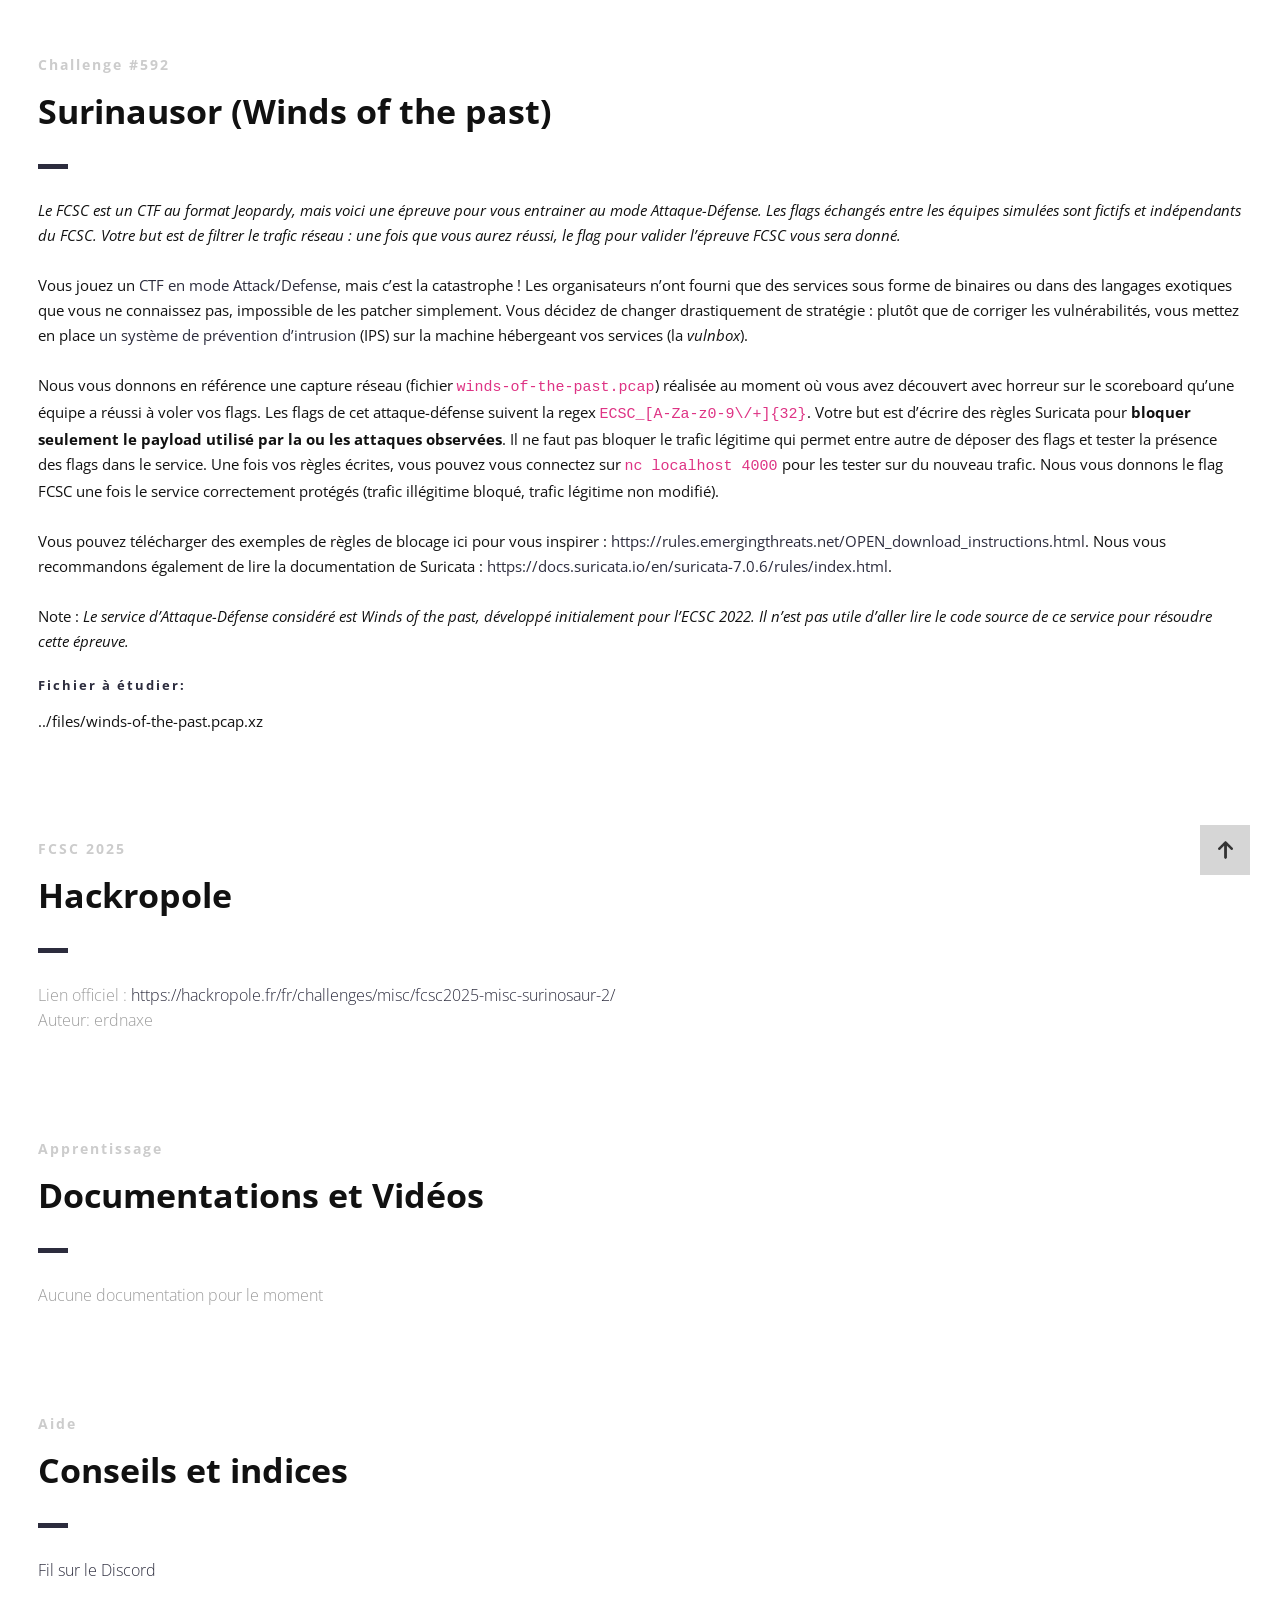
<file: presentation/index.html>
<!DOCTYPE html>
<html>

<head lang="fr">
    <meta charset="UTF-8">
    <!--Page Title-->
    <title>Hack-Oeil - Les CTFs de Cyrhades</title>
    <!--Meta Keywords and Description-->
    <meta name="keywords" content="">
    <meta name="description" content="">
    <meta name="viewport" content="width=device-width, initial-scale=1.0, user-scalable=no" />
    <link rel="shortcut icon" href="./assets/images/favicon.ico" title="Favicon" />
    <link rel="stylesheet" href="./assets/css/style.css">
    <link href='https://fonts.googleapis.com/css?family=Open+Sans:400,300,600,700,800' rel='stylesheet' type='text/css'>
    <script src="./assets/js/highlight.min.js"></script>
    <script>
        document.addEventListener('DOMContentLoaded', () => {
            // Vérifie si la fenêtre est dans une iframe
            if (window.self !== window.top) {
                document.querySelectorAll('a').forEach((link) => {
                    link.addEventListener('click', (event) => {
                        const a = event.target.closest('a[href^="http"]');
                        if (a) {
                            event.preventDefault();
                            window.parent.postMessage({
                                type: "open-external",
                                url: a.href
                            }, "*");
                        }
                    });
                });
            }
            // Active la coloration syntaxique :
            if (window.hljs) {
                hljs.highlightAll();
            } else {
                console.error("Highlight.js non chargé !");
            }
        });
    </script>
</head>

<body>

    <div id="wrapper">
        <!--Main Content Area-->
        <main id="content">
            <!--Ctf-->
            <section class="ctf scrollto">
                <article class="row clearfix">
                    <div class="col-1">
                        <div class="section-heading">
                            <h3>Challenge #592</h3>
                            <h2 class="section-title">Surinausor (Winds of the past)</h2>
                            <p>
<em>Le FCSC est un CTF au format Jeopardy, mais voici une épreuve pour vous entrainer au mode Attaque-Défense.</em> <em>Les flags échangés entre les équipes simulées sont fictifs et indépendants du FCSC.</em> <em>Votre but est de filtrer le trafic réseau : une fois que vous aurez réussi, le flag pour valider l’épreuve FCSC vous sera donné.</em>
<br /><br />
Vous jouez un <a href="https://2023.faustctf.net/information/attackdefense-for-beginners/">CTF en mode Attack/Defense</a>, mais c’est la catastrophe ! Les organisateurs n’ont fourni que des services sous forme de binaires ou dans des langages exotiques que vous ne connaissez pas, impossible de les patcher simplement. Vous décidez de changer drastiquement de stratégie : plutôt que de corriger les vulnérabilités, vous mettez en place <a href="https://fr.wikipedia.org/wiki/Syst%C3%A8me_de_pr%C3%A9vention_d%27intrusion">un système de prévention d’intrusion</a> (IPS) sur la machine hébergeant vos services (la <em>vulnbox</em>).
<br /><br />
Nous vous donnons en référence une capture réseau (fichier <code>winds-of-the-past.pcap</code>) réalisée au moment où vous avez découvert avec horreur sur le scoreboard qu’une équipe a réussi à voler vos flags. Les flags de cet attaque-défense suivent la regex <code>ECSC_[A-Za-z0-9\/+]{32}</code>. Votre but est d’écrire des règles Suricata pour <strong>bloquer seulement le payload utilisé par la ou les attaques observées</strong>. Il ne faut pas bloquer le trafic légitime qui permet entre autre de déposer des flags et tester la présence des flags dans le service. Une fois vos règles écrites, vous pouvez vous connectez sur <code>nc localhost 4000</code> pour les tester sur du nouveau trafic. Nous vous donnons le flag FCSC une fois le service correctement protégés (trafic illégitime bloqué, trafic légitime non modifié).
<br /><br />
Vous pouvez télécharger des exemples de règles de blocage ici pour vous inspirer : <a href="https://rules.emergingthreats.net/OPEN_download_instructions.html">https://rules.emergingthreats.net/OPEN_download_instructions.html</a>. Nous vous recommandons également de lire la documentation de Suricata : <a href="https://docs.suricata.io/en/suricata-7.0.6/rules/index.html">https://docs.suricata.io/en/suricata-7.0.6/rules/index.html</a>.
<br /><br />
Note : <em>Le service d’Attaque-Défense considéré est Winds of the past, développé initialement pour l’ECSC 2022. Il n’est pas utile d’aller lire le code source de ce service pour résoudre cette épreuve.</em>
                            </p>
                            <h4>Fichier à étudier:</h4>
                            <p>../files/winds-of-the-past.pcap.xz</p>
                        </div>
                    </div>
                </article>

                <article class="row clearfix">
                    <div class="col-1">
                        <div class="section-heading">
                            <h3>FCSC 2025</h3>
                            <h2 class="section-title">Hackropole</h2>
                            <p class="section-subtitle">
                                Lien officiel :
                                <a target="_blank" href="https://hackropole.fr/fr/challenges/misc/fcsc2025-misc-surinosaur-2/">https://hackropole.fr/fr/challenges/misc/fcsc2025-misc-surinosaur-2/</a>
                                <br />
                                Auteur: erdnaxe
                            </p>
                        </div>
                    </div>
                </article>

                <article class="row clearfix">
                    <div class="col-1">
                        <div class="section-heading">
                            <h3>Apprentissage</h3>
                            <h2 class="section-title">Documentations et Vidéos</h2>
                            <p class="section-subtitle">
                                Aucune documentation pour le moment
                            </p>
                        </div>
                    </div>
                </article>

                <article class="row clearfix">
                    <div class="col-1">
                        <div class="section-heading">
                            <h3>Aide</h3>
                            <h2 class="section-title">Conseils et indices</h2>
                            <p class="section-subtitle">
                                <a target="_blank"
                                    href="https://discord.com/channels/1175764392307077120/1175764601716092948">Fil sur
                                    le Discord</a>
                            </p>
                        </div>
                    </div>
                </article>
            </section>
            <!--End of Ctf-->
        </main>
        <!--End Main Content Area-->

        <a id="scrollUp" href="#wrapper" style="position: fixed; z-index: 1000;"
            aria-label="Remonter en haut de la page" title="Remonter en tête de site"></a>
    </div>
</body>

</html>
</file>
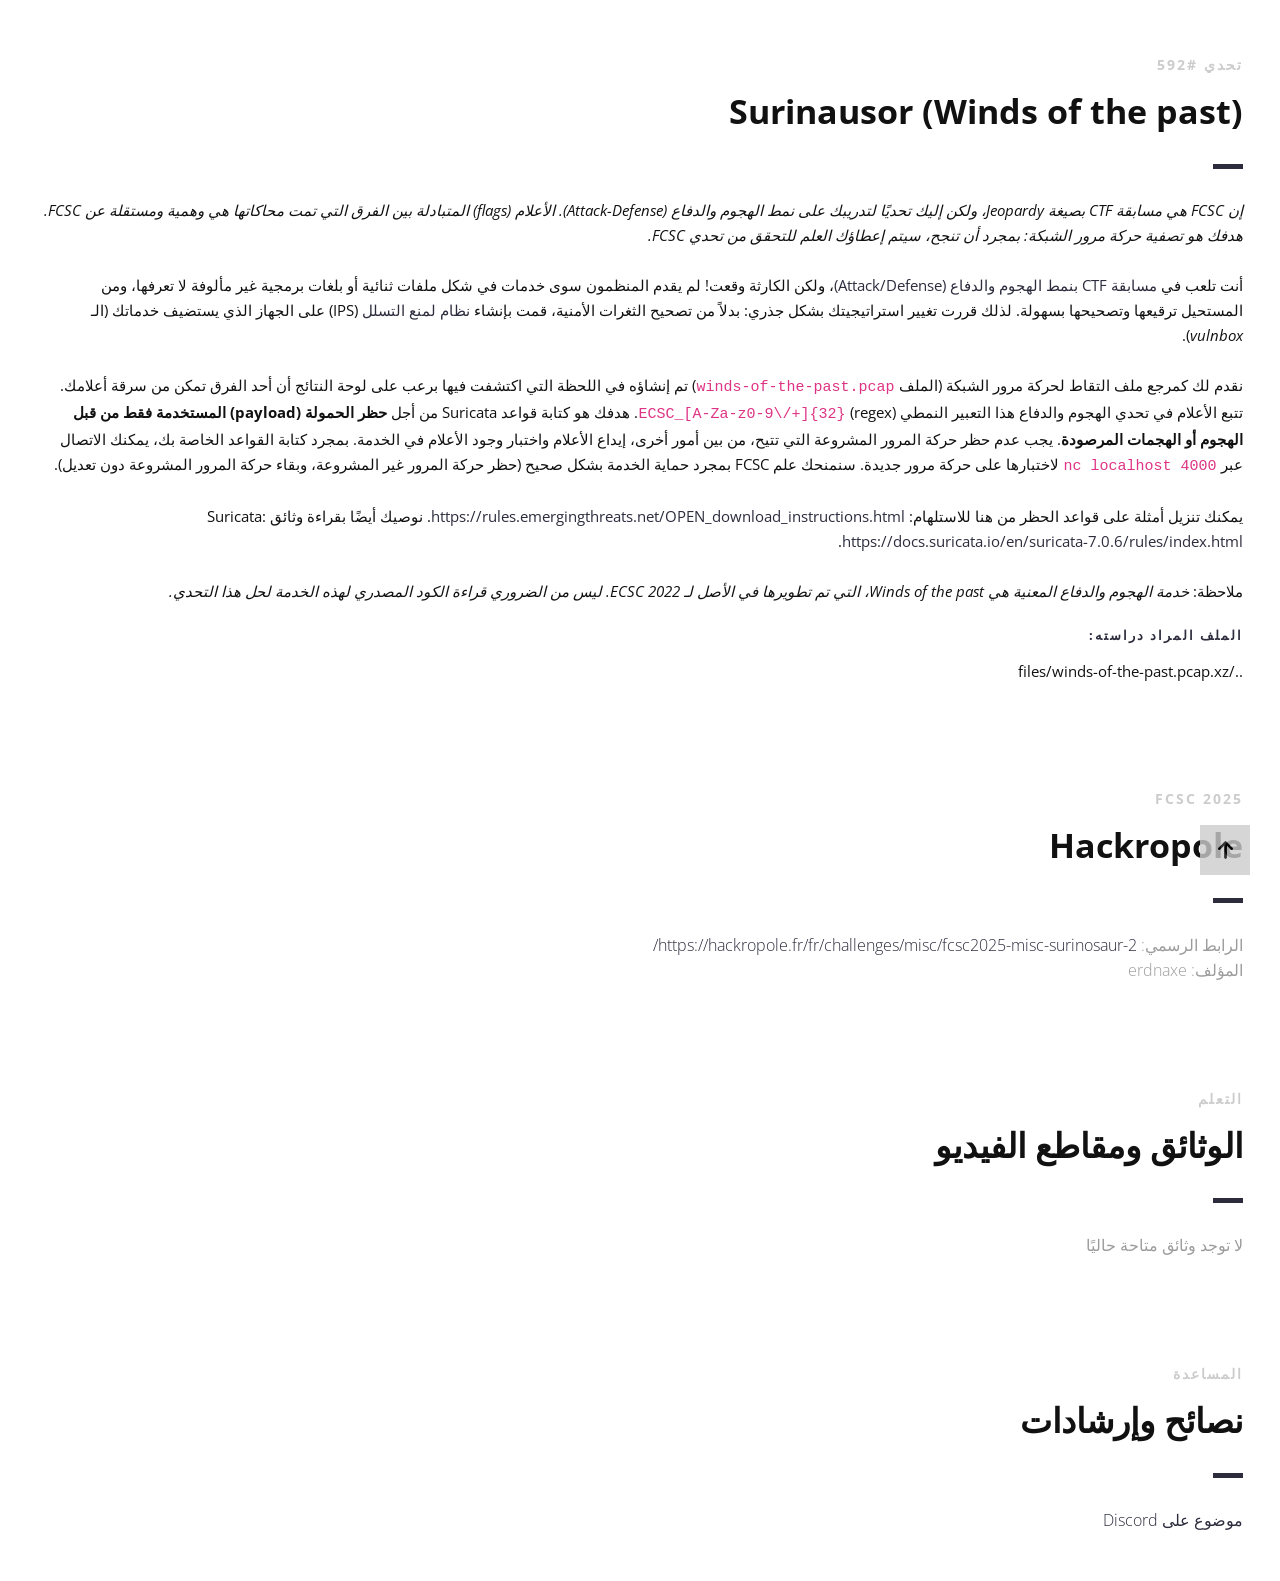
<file: presentation/index_ar.html>
<!DOCTYPE html>
<html dir="rtl">

<head lang="ar">
    <meta charset="UTF-8">
    <!--Page Title-->
    <title>Hack-Oeil - Les CTFs de Cyrhades</title>
    <!--Meta Keywords and Description-->
    <meta name="keywords" content="">
    <meta name="description" content="">
    <meta name="viewport" content="width=device-width, initial-scale=1.0, user-scalable=no" />
    <link rel="shortcut icon" href="./assets/images/favicon.ico" title="Favicon" />
    <link rel="stylesheet" href="./assets/css/style.css">
    <link href='https://fonts.googleapis.com/css?family=Open+Sans:400,300,600,700,800' rel='stylesheet' type='text/css'>
    <script src="./assets/js/highlight.min.js"></script>
    <script>
        document.addEventListener('DOMContentLoaded', () => {
            // التحقق مما إذا كانت النافذة داخل إطار iframe
            if (window.self !== window.top) {
                document.querySelectorAll('a').forEach((link) => {
                    link.addEventListener('click', (event) => {
                        const a = event.target.closest('a[href^="http"]');
                        if (a) {
                            event.preventDefault();
                            window.parent.postMessage({
                                type: "open-external",
                                url: a.href
                            }, "*");
                        }
                    });
                });
            }
            // تفعيل تمييز بناء الجملة:
            if (window.hljs) {
                hljs.highlightAll();
            } else {
                console.error("Highlight.js غير محمل!");
            }
        });
    </script>
</head>

<body>

    <div id="wrapper">
        <!--Main Content Area-->
        <main id="content">
            <!--Ctf-->
            <section class="ctf scrollto">
                <article class="row clearfix">
                    <div class="col-1">
                        <div class="section-heading">
                            <h3>تحدي #592</h3>
                            <h2 class="section-title">Surinausor (Winds of the past)</h2>
                            <p>
<em>إن FCSC هي مسابقة CTF بصيغة Jeopardy، ولكن إليك تحديًا لتدريبك على نمط الهجوم والدفاع (Attack-Defense).</em> <em>الأعلام (flags) المتبادلة بين الفرق التي تمت محاكاتها هي وهمية ومستقلة عن FCSC.</em> <em>هدفك هو تصفية حركة مرور الشبكة: بمجرد أن تنجح، سيتم إعطاؤك العلم للتحقق من تحدي FCSC.</em>
<br /><br />
أنت تلعب في <a href="https://2023.faustctf.net/information/attackdefense-for-beginners/">مسابقة CTF بنمط الهجوم والدفاع (Attack/Defense)</a>، ولكن الكارثة وقعت! لم يقدم المنظمون سوى خدمات في شكل ملفات ثنائية أو بلغات برمجية غير مألوفة لا تعرفها، ومن المستحيل ترقيعها وتصحيحها بسهولة. لذلك قررت تغيير استراتيجيتك بشكل جذري: بدلاً من تصحيح الثغرات الأمنية، قمت بإنشاء <a href="https://ar.wikipedia.org/wiki/%D9%86%D8%B8%D8%A7%D9%85_%D9%85%D9%86%D8%B9_%D8%A7%D9%84%D8%AA%D8%B3%D9%84%D9%84">نظام لمنع التسلل</a> (IPS) على الجهاز الذي يستضيف خدماتك (الـ <em>vulnbox</em>).
<br /><br />
نقدم لك كمرجع ملف التقاط لحركة مرور الشبكة (الملف <code>winds-of-the-past.pcap</code>) تم إنشاؤه في اللحظة التي اكتشفت فيها برعب على لوحة النتائج أن أحد الفرق تمكن من سرقة أعلامك. تتبع الأعلام في تحدي الهجوم والدفاع هذا التعبير النمطي (regex) <code>ECSC_[A-Za-z0-9\/+]{32}</code>. هدفك هو كتابة قواعد Suricata من أجل <strong>حظر الحمولة (payload) المستخدمة فقط من قبل الهجوم أو الهجمات المرصودة</strong>. يجب عدم حظر حركة المرور المشروعة التي تتيح، من بين أمور أخرى، إيداع الأعلام واختبار وجود الأعلام في الخدمة. بمجرد كتابة القواعد الخاصة بك، يمكنك الاتصال عبر <code>nc localhost 4000</code> لاختبارها على حركة مرور جديدة. سنمنحك علم FCSC بمجرد حماية الخدمة بشكل صحيح (حظر حركة المرور غير المشروعة، وبقاء حركة المرور المشروعة دون تعديل).
<br /><br />
يمكنك تنزيل أمثلة على قواعد الحظر من هنا للاستلهام: <a href="https://rules.emergingthreats.net/OPEN_download_instructions.html">https://rules.emergingthreats.net/OPEN_download_instructions.html</a>. نوصيك أيضًا بقراءة وثائق Suricata: <a href="https://docs.suricata.io/en/suricata-7.0.6/rules/index.html">https://docs.suricata.io/en/suricata-7.0.6/rules/index.html</a>.
<br /><br />
ملاحظة: <em>خدمة الهجوم والدفاع المعنية هي Winds of the past، التي تم تطويرها في الأصل لـ ECSC 2022. ليس من الضروري قراءة الكود المصدري لهذه الخدمة لحل هذا التحدي.</em>
                            </p>
                            <h4>الملف المراد دراسته:</h4>
                            <p>../files/winds-of-the-past.pcap.xz</p>
                        </div>
                    </div>
                </article>

                <article class="row clearfix">
                    <div class="col-1">
                        <div class="section-heading">
                            <h3>FCSC 2025</h3>
                            <h2 class="section-title">Hackropole</h2>
                            <p class="section-subtitle">
                                الرابط الرسمي:
                                <a target="_blank" href="https://hackropole.fr/fr/challenges/misc/fcsc2025-misc-surinosaur-2/">https://hackropole.fr/fr/challenges/misc/fcsc2025-misc-surinosaur-2/</a>
                                <br />
                                المؤلف: erdnaxe
                            </p>
                        </div>
                    </div>
                </article>

                <article class="row clearfix">
                    <div class="col-1">
                        <div class="section-heading">
                            <h3>التعلم</h3>
                            <h2 class="section-title">الوثائق ومقاطع الفيديو</h2>
                            <p class="section-subtitle">
                                لا توجد وثائق متاحة حاليًا
                            </p>
                        </div>
                    </div>
                </article>

                <article class="row clearfix">
                    <div class="col-1">
                        <div class="section-heading">
                            <h3>المساعدة</h3>
                            <h2 class="section-title">نصائح وإرشادات</h2>
                            <p class="section-subtitle">
                                <a target="_blank"
                                    href="https://discord.com/channels/1175764392307077120/1175764601716092948">موضوع على Discord</a>
                            </p>
                        </div>
                    </div>
                </article>
            </section>
            <!--End of Ctf-->
        </main>
        <!--End Main Content Area-->

        <a id="scrollUp" href="#wrapper" style="position: fixed; z-index: 1000;"
            aria-label="الرجوع إلى أعلى الصفحة" title="الرجوع إلى أعلى الموقع"></a>
    </div>
</body>

</html>
</file>
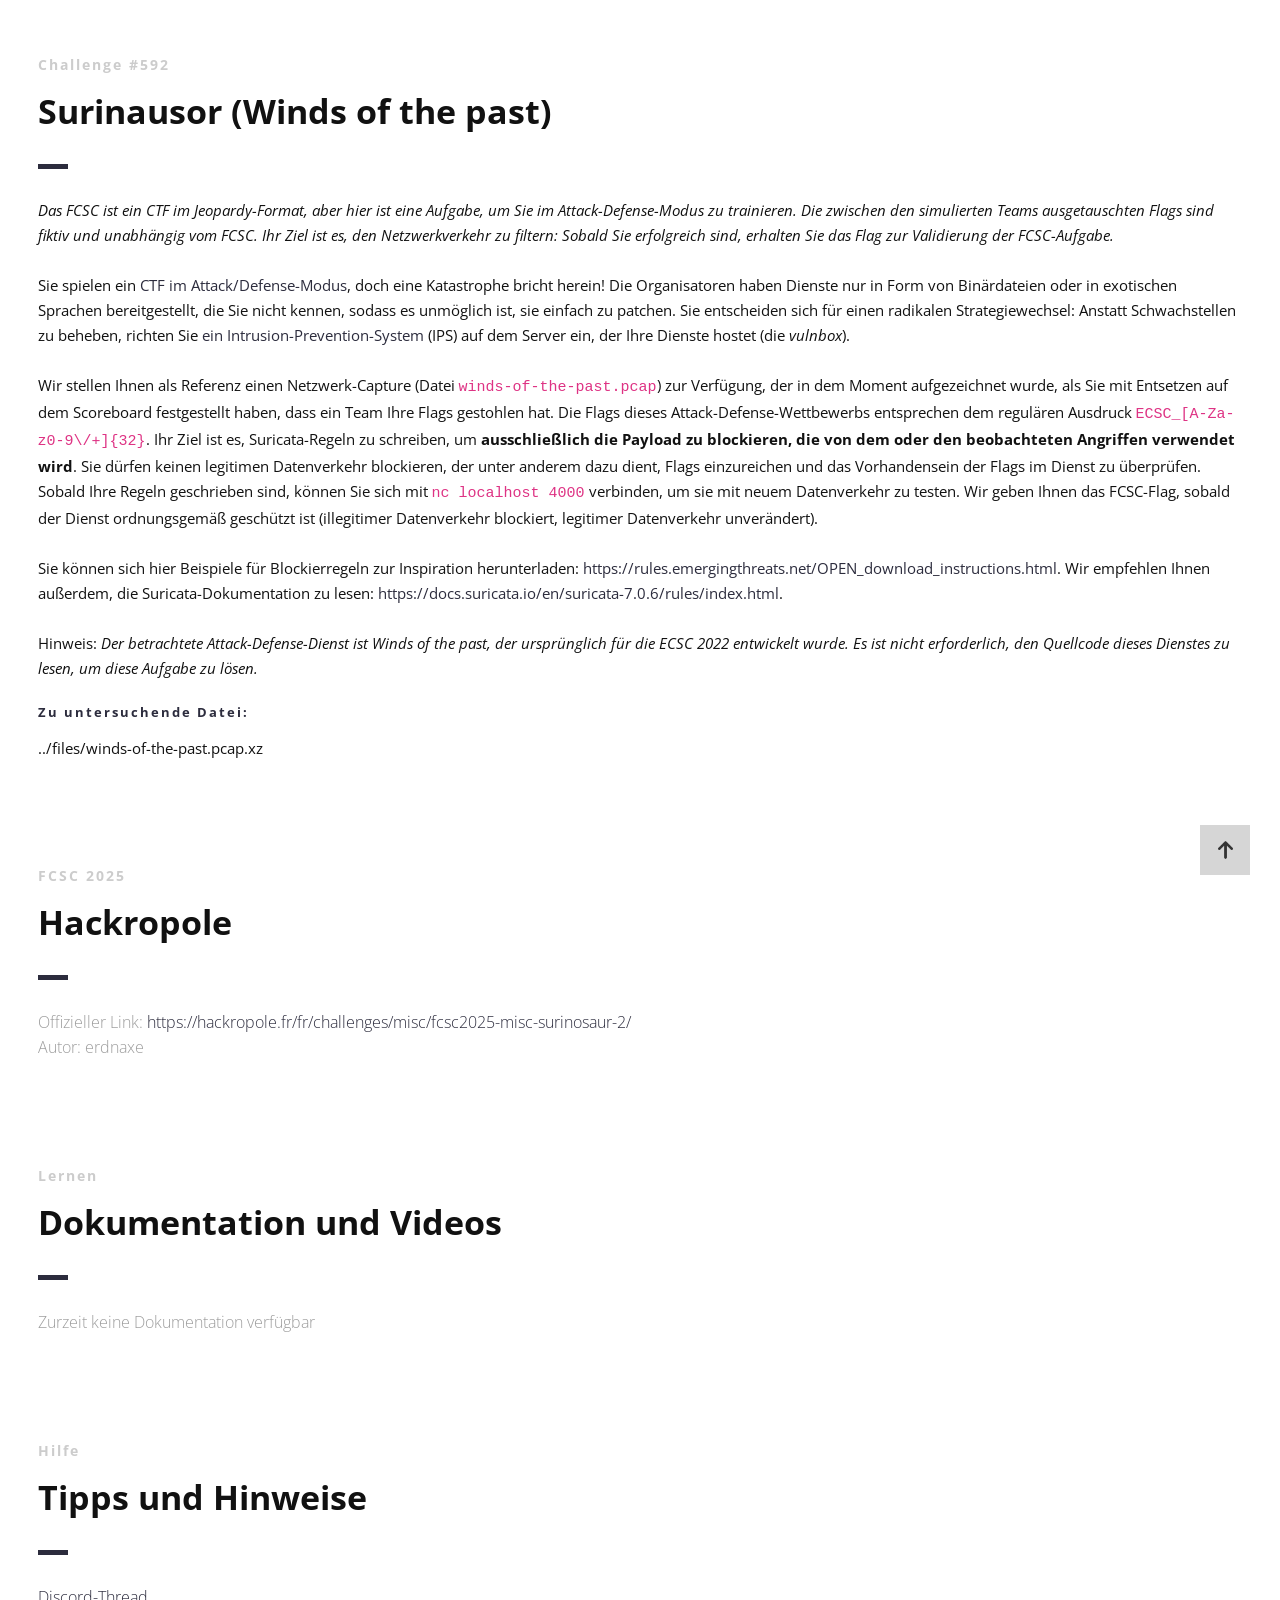
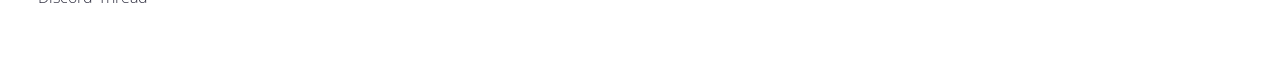
<file: presentation/index_de.html>
<!DOCTYPE html>
<html>

<head lang="de">
    <meta charset="UTF-8">
    <!--Page Title-->
    <title>Hack-Oeil - Les CTFs de Cyrhades</title>
    <!--Meta Keywords and Description-->
    <meta name="keywords" content="">
    <meta name="description" content="">
    <meta name="viewport" content="width=device-width, initial-scale=1.0, user-scalable=no" />
    <link rel="shortcut icon" href="./assets/images/favicon.ico" title="Favicon" />
    <link rel="stylesheet" href="./assets/css/style.css">
    <link href='https://fonts.googleapis.com/css?family=Open+Sans:400,300,600,700,800' rel='stylesheet' type='text/css'>
    <script src="./assets/js/highlight.min.js"></script>
    <script>
        document.addEventListener('DOMContentLoaded', () => {
            // Prüft, ob das Fenster in einem IFrame liegt
            if (window.self !== window.top) {
                document.querySelectorAll('a').forEach((link) => {
                    link.addEventListener('click', (event) => {
                        const a = event.target.closest('a[href^="http"]');
                        if (a) {
                            event.preventDefault();
                            window.parent.postMessage({
                                type: "open-external",
                                url: a.href
                            }, "*");
                        }
                    });
                });
            }
            // Syntax-Highlighting aktivieren:
            if (window.hljs) {
                hljs.highlightAll();
            } else {
                console.error("Highlight.js nicht geladen!");
            }
        });
    </script>
</head>

<body>

    <div id="wrapper">
        <!--Main Content Area-->
        <main id="content">
            <!--Ctf-->
            <section class="ctf scrollto">
                <article class="row clearfix">
                    <div class="col-1">
                        <div class="section-heading">
                            <h3>Challenge #592</h3>
                            <h2 class="section-title">Surinausor (Winds of the past)</h2>
                            <p>
<em>Das FCSC ist ein CTF im Jeopardy-Format, aber hier ist eine Aufgabe, um Sie im Attack-Defense-Modus zu trainieren.</em> <em>Die zwischen den simulierten Teams ausgetauschten Flags sind fiktiv und unabhängig vom FCSC.</em> <em>Ihr Ziel ist es, den Netzwerkverkehr zu filtern: Sobald Sie erfolgreich sind, erhalten Sie das Flag zur Validierung der FCSC-Aufgabe.</em>
<br /><br />
Sie spielen ein <a href="https://2023.faustctf.net/information/attackdefense-for-beginners/">CTF im Attack/Defense-Modus</a>, doch eine Katastrophe bricht herein! Die Organisatoren haben Dienste nur in Form von Binärdateien oder in exotischen Sprachen bereitgestellt, die Sie nicht kennen, sodass es unmöglich ist, sie einfach zu patchen. Sie entscheiden sich für einen radikalen Strategiewechsel: Anstatt Schwachstellen zu beheben, richten Sie <a href="https://de.wikipedia.org/wiki/Intrusion_Prevention_System">ein Intrusion-Prevention-System</a> (IPS) auf dem Server ein, der Ihre Dienste hostet (die <em>vulnbox</em>).
<br /><br />
Wir stellen Ihnen als Referenz einen Netzwerk-Capture (Datei <code>winds-of-the-past.pcap</code>) zur Verfügung, der in dem Moment aufgezeichnet wurde, als Sie mit Entsetzen auf dem Scoreboard festgestellt haben, dass ein Team Ihre Flags gestohlen hat. Die Flags dieses Attack-Defense-Wettbewerbs entsprechen dem regulären Ausdruck <code>ECSC_[A-Za-z0-9\/+]{32}</code>. Ihr Ziel ist es, Suricata-Regeln zu schreiben, um <strong>ausschließlich die Payload zu blockieren, die von dem oder den beobachteten Angriffen verwendet wird</strong>. Sie dürfen keinen legitimen Datenverkehr blockieren, der unter anderem dazu dient, Flags einzureichen und das Vorhandensein der Flags im Dienst zu überprüfen. Sobald Ihre Regeln geschrieben sind, können Sie sich mit <code>nc localhost 4000</code> verbinden, um sie mit neuem Datenverkehr zu testen. Wir geben Ihnen das FCSC-Flag, sobald der Dienst ordnungsgemäß geschützt ist (illegitimer Datenverkehr blockiert, legitimer Datenverkehr unverändert).
<br /><br />
Sie können sich hier Beispiele für Blockierregeln zur Inspiration herunterladen: <a href="https://rules.emergingthreats.net/OPEN_download_instructions.html">https://rules.emergingthreats.net/OPEN_download_instructions.html</a>. Wir empfehlen Ihnen außerdem, die Suricata-Dokumentation zu lesen: <a href="https://docs.suricata.io/en/suricata-7.0.6/rules/index.html">https://docs.suricata.io/en/suricata-7.0.6/rules/index.html</a>.
<br /><br />
Hinweis: <em>Der betrachtete Attack-Defense-Dienst ist Winds of the past, der ursprünglich für die ECSC 2022 entwickelt wurde. Es ist nicht erforderlich, den Quellcode dieses Dienstes zu lesen, um diese Aufgabe zu lösen.</em>
                            </p>
                            <h4>Zu untersuchende Datei:</h4>
                            <p>../files/winds-of-the-past.pcap.xz</p>
                        </div>
                    </div>
                </article>

                <article class="row clearfix">
                    <div class="col-1">
                        <div class="section-heading">
                            <h3>FCSC 2025</h3>
                            <h2 class="section-title">Hackropole</h2>
                            <p class="section-subtitle">
                                Offizieller Link:
                                <a target="_blank" href="https://hackropole.fr/fr/challenges/misc/fcsc2025-misc-surinosaur-2/">https://hackropole.fr/fr/challenges/misc/fcsc2025-misc-surinosaur-2/</a>
                                <br />
                                Autor: erdnaxe
                            </p>
                        </div>
                    </div>
                </article>

                <article class="row clearfix">
                    <div class="col-1">
                        <div class="section-heading">
                            <h3>Lernen</h3>
                            <h2 class="section-title">Dokumentation und Videos</h2>
                            <p class="section-subtitle">
                                Zurzeit keine Dokumentation verfügbar
                            </p>
                        </div>
                    </div>
                </article>

                <article class="row clearfix">
                    <div class="col-1">
                        <div class="section-heading">
                            <h3>Hilfe</h3>
                            <h2 class="section-title">Tipps und Hinweise</h2>
                            <p class="section-subtitle">
                                <a target="_blank"
                                    href="https://discord.com/channels/1175764392307077120/1175764601716092948">Discord-Thread</a>
                            </p>
                        </div>
                    </div>
                </article>
            </section>
            <!--End of Ctf-->
        </main>
        <!--End Main Content Area-->

        <a id="scrollUp" href="#wrapper" style="position: fixed; z-index: 1000;"
            aria-label="Nach oben scrollen" title="Nach oben scrollen"></a>
    </div>
</body>

</html>
</file>
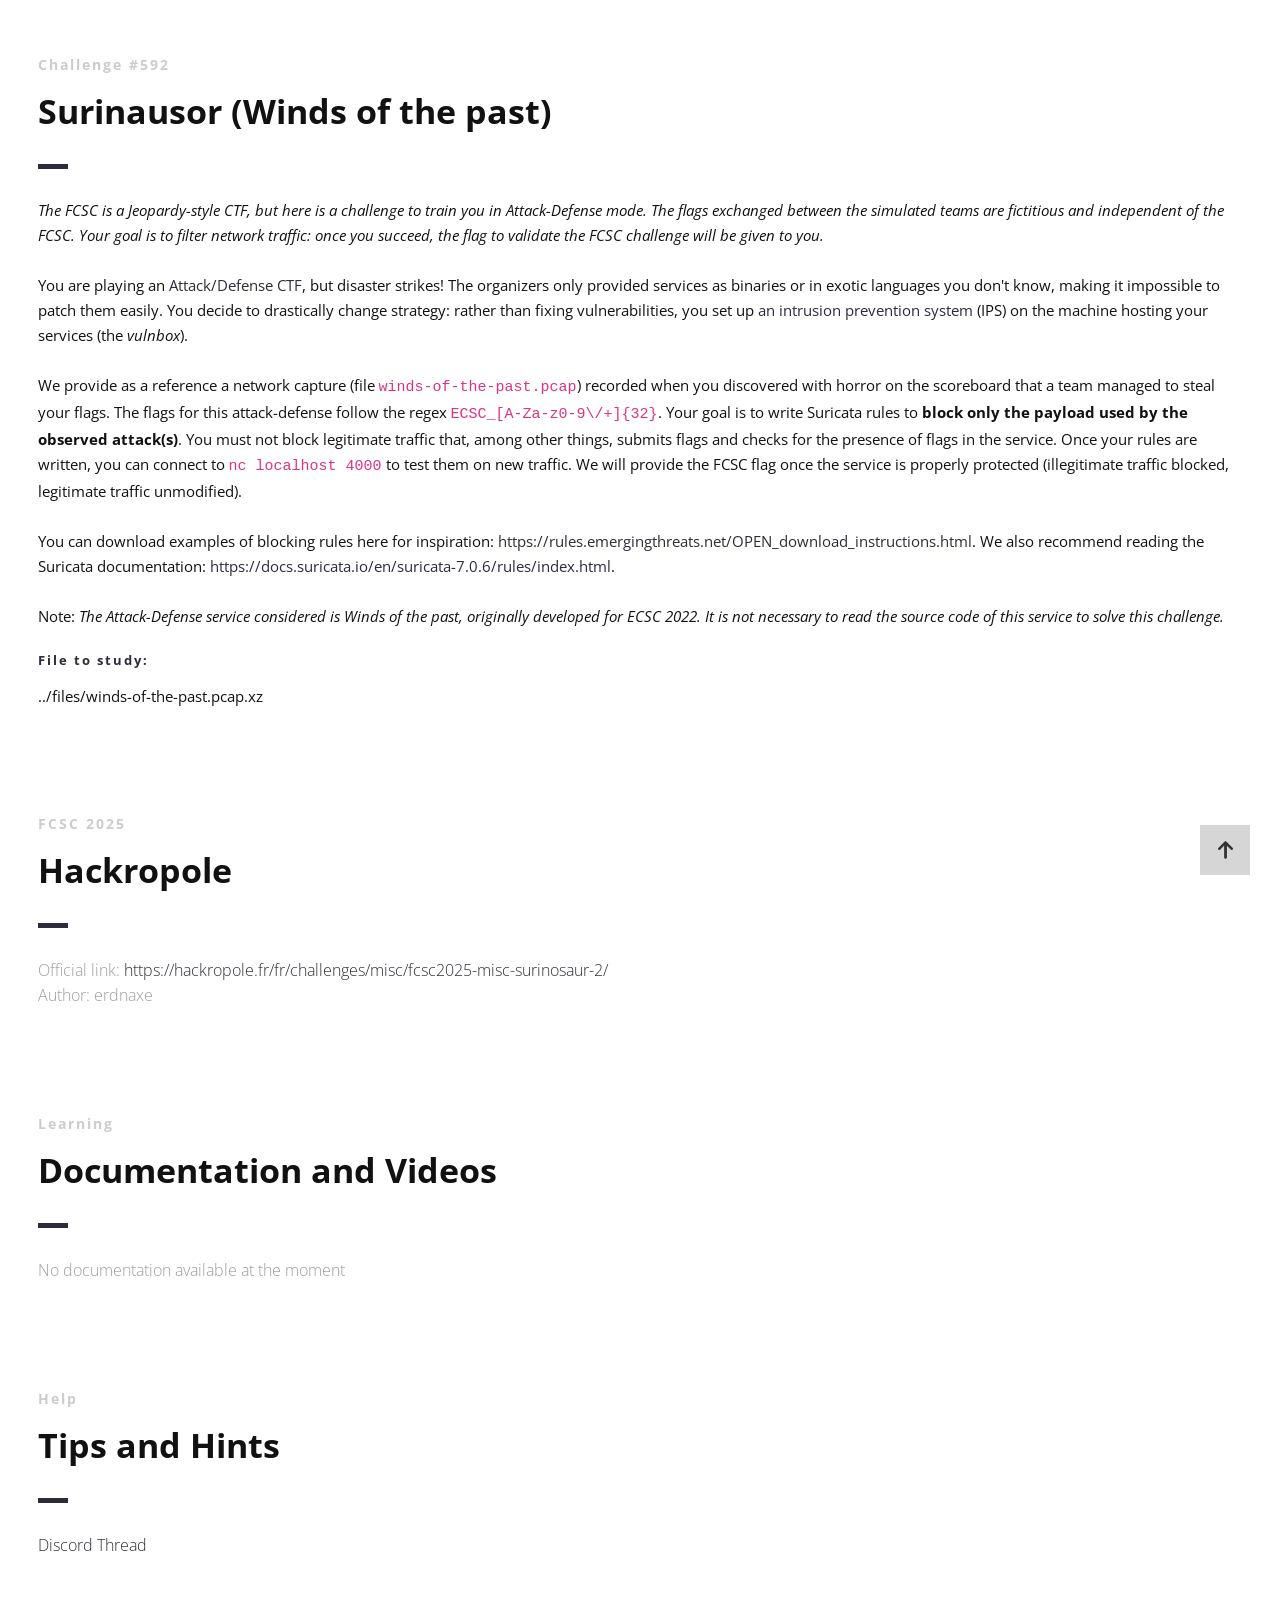
<file: presentation/index_en.html>
<!DOCTYPE html>
<html>

<head lang="en">
    <meta charset="UTF-8">
    <!--Page Title-->
    <title>Hack-Oeil - Les CTFs de Cyrhades</title>
    <!--Meta Keywords and Description-->
    <meta name="keywords" content="">
    <meta name="description" content="">
    <meta name="viewport" content="width=device-width, initial-scale=1.0, user-scalable=no" />
    <link rel="shortcut icon" href="./assets/images/favicon.ico" title="Favicon" />
    <link rel="stylesheet" href="./assets/css/style.css">
    <link href='https://fonts.googleapis.com/css?family=Open+Sans:400,300,600,700,800' rel='stylesheet' type='text/css'>
    <script src="./assets/js/highlight.min.js"></script>
    <script>
        document.addEventListener('DOMContentLoaded', () => {
            // Check if window is in an iframe
            if (window.self !== window.top) {
                document.querySelectorAll('a').forEach((link) => {
                    link.addEventListener('click', (event) => {
                        const a = event.target.closest('a[href^="http"]');
                        if (a) {
                            event.preventDefault();
                            window.parent.postMessage({
                                type: "open-external",
                                url: a.href
                            }, "*");
                        }
                    });
                });
            }
            // Enable syntax highlighting:
            if (window.hljs) {
                hljs.highlightAll();
            } else {
                console.error("Highlight.js not loaded!");
            }
        });
    </script>
</head>

<body>

    <div id="wrapper">
        <!--Main Content Area-->
        <main id="content">
            <!--Ctf-->
            <section class="ctf scrollto">
                <article class="row clearfix">
                    <div class="col-1">
                        <div class="section-heading">
                            <h3>Challenge #592</h3>
                            <h2 class="section-title">Surinausor (Winds of the past)</h2>
                            <p>
<em>The FCSC is a Jeopardy-style CTF, but here is a challenge to train you in Attack-Defense mode.</em> <em>The flags exchanged between the simulated teams are fictitious and independent of the FCSC.</em> <em>Your goal is to filter network traffic: once you succeed, the flag to validate the FCSC challenge will be given to you.</em>
<br /><br />
You are playing an <a href="https://2023.faustctf.net/information/attackdefense-for-beginners/">Attack/Defense CTF</a>, but disaster strikes! The organizers only provided services as binaries or in exotic languages you don't know, making it impossible to patch them easily. You decide to drastically change strategy: rather than fixing vulnerabilities, you set up <a href="https://en.wikipedia.org/wiki/Intrusion_prevention_system">an intrusion prevention system</a> (IPS) on the machine hosting your services (the <em>vulnbox</em>).
<br /><br />
We provide as a reference a network capture (file <code>winds-of-the-past.pcap</code>) recorded when you discovered with horror on the scoreboard that a team managed to steal your flags. The flags for this attack-defense follow the regex <code>ECSC_[A-Za-z0-9\/+]{32}</code>. Your goal is to write Suricata rules to <strong>block only the payload used by the observed attack(s)</strong>. You must not block legitimate traffic that, among other things, submits flags and checks for the presence of flags in the service. Once your rules are written, you can connect to <code>nc localhost 4000</code> to test them on new traffic. We will provide the FCSC flag once the service is properly protected (illegitimate traffic blocked, legitimate traffic unmodified).
<br /><br />
You can download examples of blocking rules here for inspiration: <a href="https://rules.emergingthreats.net/OPEN_download_instructions.html">https://rules.emergingthreats.net/OPEN_download_instructions.html</a>. We also recommend reading the Suricata documentation: <a href="https://docs.suricata.io/en/suricata-7.0.6/rules/index.html">https://docs.suricata.io/en/suricata-7.0.6/rules/index.html</a>.
<br /><br />
Note: <em>The Attack-Defense service considered is Winds of the past, originally developed for ECSC 2022. It is not necessary to read the source code of this service to solve this challenge.</em>
                            </p>
                            <h4>File to study:</h4>
                            <p>../files/winds-of-the-past.pcap.xz</p>
                        </div>
                    </div>
                </article>

                <article class="row clearfix">
                    <div class="col-1">
                        <div class="section-heading">
                            <h3>FCSC 2025</h3>
                            <h2 class="section-title">Hackropole</h2>
                            <p class="section-subtitle">
                                Official link:
                                <a target="_blank" href="https://hackropole.fr/fr/challenges/misc/fcsc2025-misc-surinosaur-2/">https://hackropole.fr/fr/challenges/misc/fcsc2025-misc-surinosaur-2/</a>
                                <br />
                                Author: erdnaxe
                            </p>
                        </div>
                    </div>
                </article>

                <article class="row clearfix">
                    <div class="col-1">
                        <div class="section-heading">
                            <h3>Learning</h3>
                            <h2 class="section-title">Documentation and Videos</h2>
                            <p class="section-subtitle">
                                No documentation available at the moment
                            </p>
                        </div>
                    </div>
                </article>

                <article class="row clearfix">
                    <div class="col-1">
                        <div class="section-heading">
                            <h3>Help</h3>
                            <h2 class="section-title">Tips and Hints</h2>
                            <p class="section-subtitle">
                                <a target="_blank"
                                    href="https://discord.com/channels/1175764392307077120/1175764601716092948">Discord
                                    Thread</a>
                            </p>
                        </div>
                    </div>
                </article>
            </section>
            <!--End of Ctf-->
        </main>
        <!--End Main Content Area-->

        <a id="scrollUp" href="#wrapper" style="position: fixed; z-index: 1000;"
            aria-label="Back to top" title="Back to top"></a>
    </div>
</body>

</html>
</file>
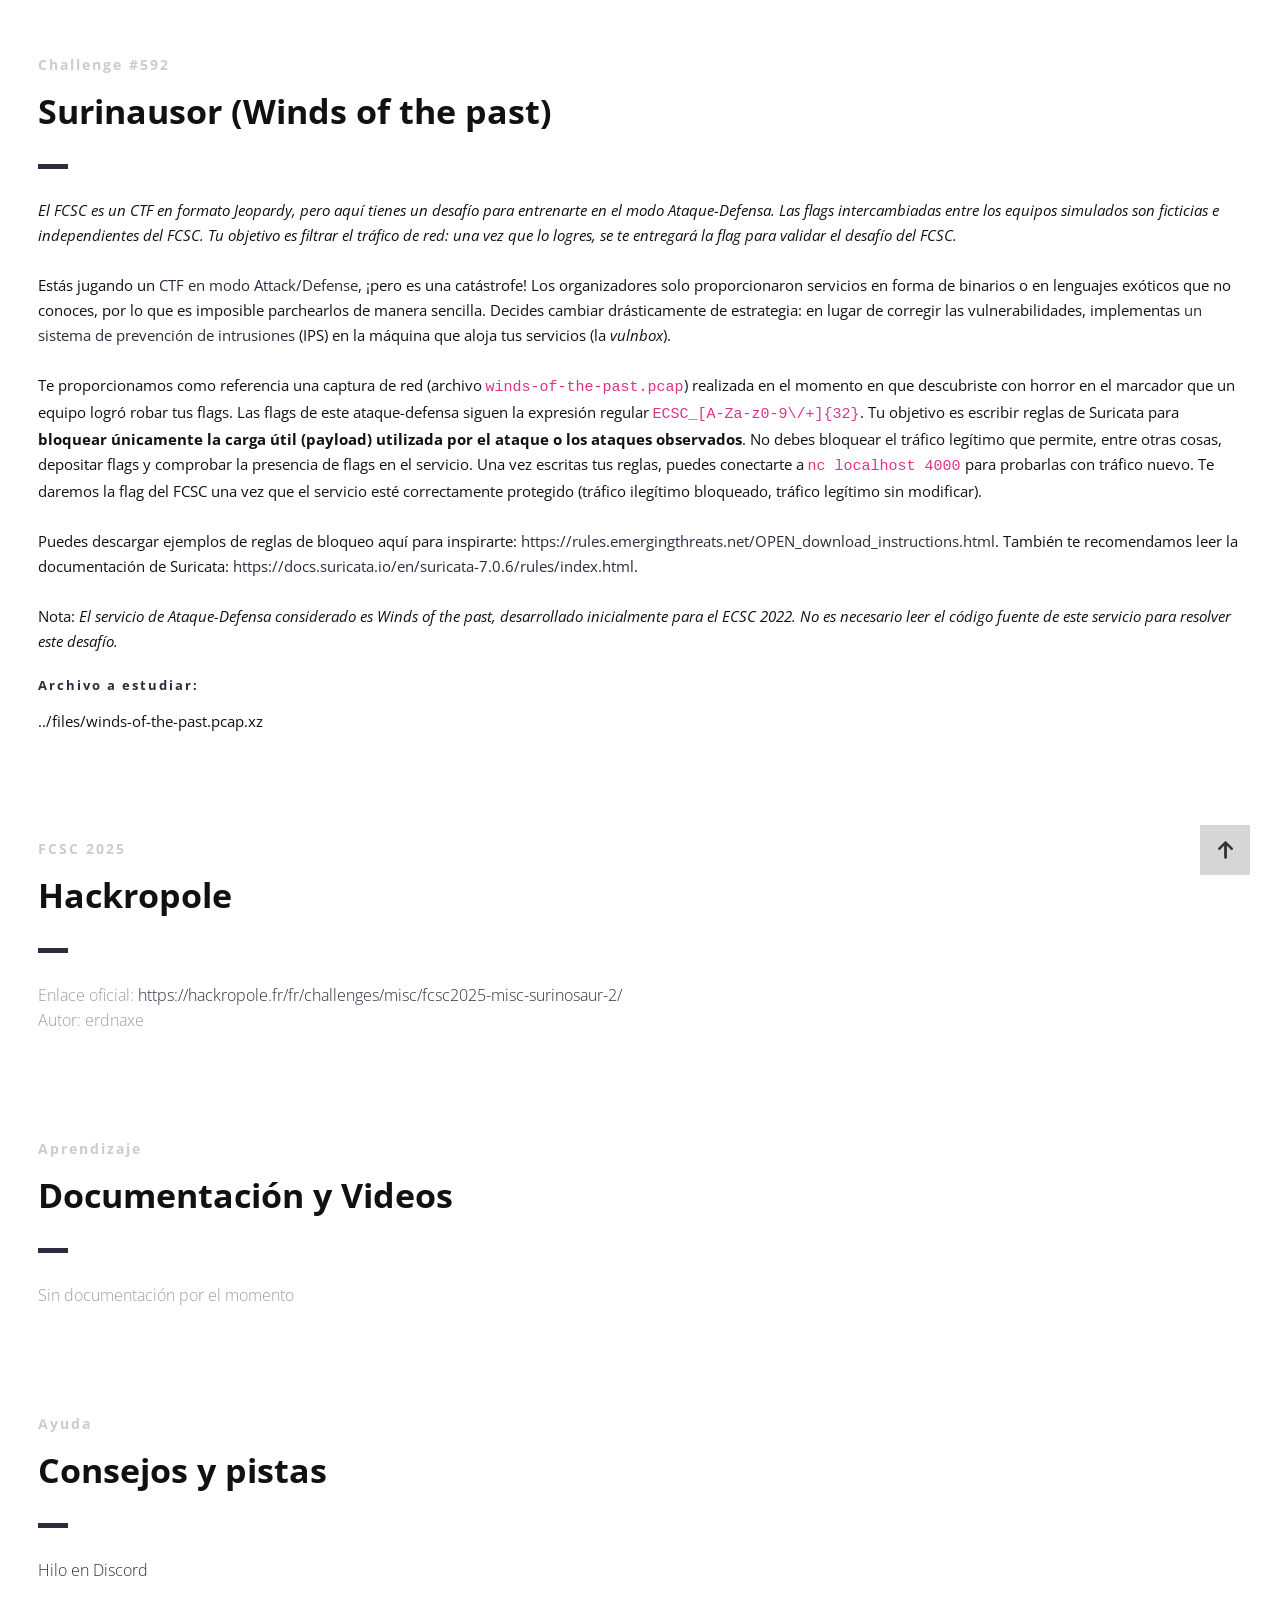
<file: presentation/index_es.html>
<!DOCTYPE html>
<html>

<head lang="es">
    <meta charset="UTF-8">
    <!--Page Title-->
    <title>Hack-Oeil - Les CTFs de Cyrhades</title>
    <!--Meta Keywords and Description-->
    <meta name="keywords" content="">
    <meta name="description" content="">
    <meta name="viewport" content="width=device-width, initial-scale=1.0, user-scalable=no" />
    <link rel="shortcut icon" href="./assets/images/favicon.ico" title="Favicon" />
    <link rel="stylesheet" href="./assets/css/style.css">
    <link href='https://fonts.googleapis.com/css?family=Open+Sans:400,300,600,700,800' rel='stylesheet' type='text/css'>
    <script src="./assets/js/highlight.min.js"></script>
    <script>
        document.addEventListener('DOMContentLoaded', () => {
            // Comprueba si la ventana está en un iframe
            if (window.self !== window.top) {
                document.querySelectorAll('a').forEach((link) => {
                    link.addEventListener('click', (event) => {
                        const a = event.target.closest('a[href^="http"]');
                        if (a) {
                            event.preventDefault();
                            window.parent.postMessage({
                                type: "open-external",
                                url: a.href
                            }, "*");
                        }
                    });
                });
            }
            // Activa el resaltado de sintaxis:
            if (window.hljs) {
                hljs.highlightAll();
            } else {
                console.error("Highlight.js no está cargado!");
            }
        });
    </script>
</head>

<body>

    <div id="wrapper">
        <!--Main Content Area-->
        <main id="content">
            <!--Ctf-->
            <section class="ctf scrollto">
                <article class="row clearfix">
                    <div class="col-1">
                        <div class="section-heading">
                            <h3>Challenge #592</h3>
                            <h2 class="section-title">Surinausor (Winds of the past)</h2>
                            <p>
<em>El FCSC es un CTF en formato Jeopardy, pero aquí tienes un desafío para entrenarte en el modo Ataque-Defensa.</em> <em>Las flags intercambiadas entre los equipos simulados son ficticias e independientes del FCSC.</em> <em>Tu objetivo es filtrar el tráfico de red: una vez que lo logres, se te entregará la flag para validar el desafío del FCSC.</em>
<br /><br />
Estás jugando un <a href="https://2023.faustctf.net/information/attackdefense-for-beginners/">CTF en modo Attack/Defense</a>, ¡pero es una catástrofe! Los organizadores solo proporcionaron servicios en forma de binarios o en lenguajes exóticos que no conoces, por lo que es imposible parchearlos de manera sencilla. Decides cambiar drásticamente de estrategia: en lugar de corregir las vulnerabilidades, implementas <a href="https://es.wikipedia.org/wiki/Sistema_de_prevenci%C3%B3n_de_intrusiones">un sistema de prevención de intrusiones</a> (IPS) en la máquina que aloja tus servicios (la <em>vulnbox</em>).
<br /><br />
Te proporcionamos como referencia una captura de red (archivo <code>winds-of-the-past.pcap</code>) realizada en el momento en que descubriste con horror en el marcador que un equipo logró robar tus flags. Las flags de este ataque-defensa siguen la expresión regular <code>ECSC_[A-Za-z0-9\/+]{32}</code>. Tu objetivo es escribir reglas de Suricata para <strong>bloquear únicamente la carga útil (payload) utilizada por el ataque o los ataques observados</strong>. No debes bloquear el tráfico legítimo que permite, entre otras cosas, depositar flags y comprobar la presencia de flags en el servicio. Una vez escritas tus reglas, puedes conectarte a <code>nc localhost 4000</code> para probarlas con tráfico nuevo. Te daremos la flag del FCSC una vez que el servicio esté correctamente protegido (tráfico ilegítimo bloqueado, tráfico legítimo sin modificar).
<br /><br />
Puedes descargar ejemplos de reglas de bloqueo aquí para inspirarte: <a href="https://rules.emergingthreats.net/OPEN_download_instructions.html">https://rules.emergingthreats.net/OPEN_download_instructions.html</a>. También te recomendamos leer la documentación de Suricata: <a href="https://docs.suricata.io/en/suricata-7.0.6/rules/index.html">https://docs.suricata.io/en/suricata-7.0.6/rules/index.html</a>.
<br /><br />
Nota: <em>El servicio de Ataque-Defensa considerado es Winds of the past, desarrollado inicialmente para el ECSC 2022. No es necesario leer el código fuente de este servicio para resolver este desafío.</em>
                            </p>
                            <h4>Archivo a estudiar:</h4>
                            <p>../files/winds-of-the-past.pcap.xz</p>
                        </div>
                    </div>
                </article>

                <article class="row clearfix">
                    <div class="col-1">
                        <div class="section-heading">
                            <h3>FCSC 2025</h3>
                            <h2 class="section-title">Hackropole</h2>
                            <p class="section-subtitle">
                                Enlace oficial:
                                <a target="_blank" href="https://hackropole.fr/fr/challenges/misc/fcsc2025-misc-surinosaur-2/">https://hackropole.fr/fr/challenges/misc/fcsc2025-misc-surinosaur-2/</a>
                                <br />
                                Autor: erdnaxe
                            </p>
                        </div>
                    </div>
                </article>

                <article class="row clearfix">
                    <div class="col-1">
                        <div class="section-heading">
                            <h3>Aprendizaje</h3>
                            <h2 class="section-title">Documentación y Videos</h2>
                            <p class="section-subtitle">
                                Sin documentación por el momento
                            </p>
                        </div>
                    </div>
                </article>

                <article class="row clearfix">
                    <div class="col-1">
                        <div class="section-heading">
                            <h3>Ayuda</h3>
                            <h2 class="section-title">Consejos y pistas</h2>
                            <p class="section-subtitle">
                                <a target="_blank"
                                    href="https://discord.com/channels/1175764392307077120/1175764601716092948">Hilo en
                                    Discord</a>
                            </p>
                        </div>
                    </div>
                </article>
            </section>
            <!--End of Ctf-->
        </main>
        <!--End Main Content Area-->

        <a id="scrollUp" href="#wrapper" style="position: fixed; z-index: 1000;"
            aria-label="Volver arriba" title="Volver arriba"></a>
    </div>
</body>

</html>
</file>
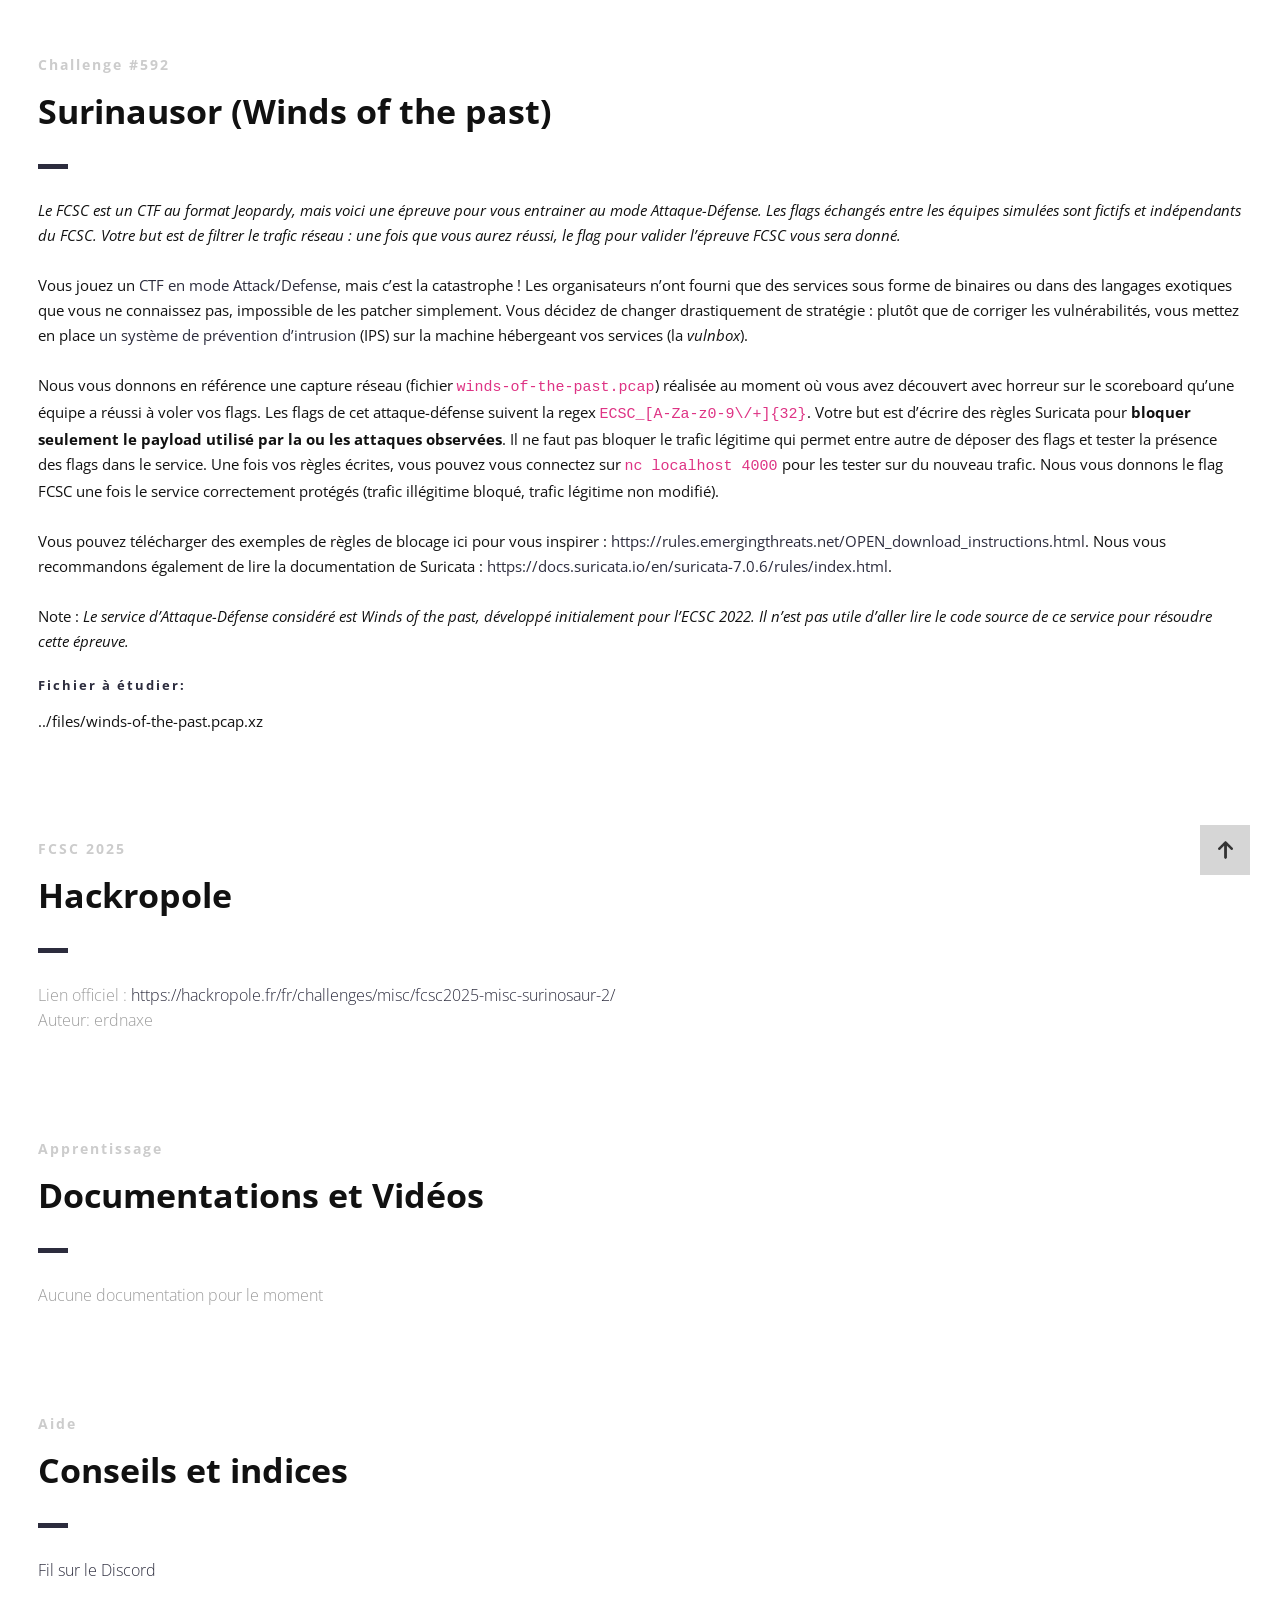
<file: presentation/index_fr.html>
<!DOCTYPE html>
<html>

<head lang="fr">
    <meta charset="UTF-8">
    <!--Page Title-->
    <title>Hack-Oeil - Les CTFs de Cyrhades</title>
    <!--Meta Keywords and Description-->
    <meta name="keywords" content="">
    <meta name="description" content="">
    <meta name="viewport" content="width=device-width, initial-scale=1.0, user-scalable=no" />
    <link rel="shortcut icon" href="./assets/images/favicon.ico" title="Favicon" />
    <link rel="stylesheet" href="./assets/css/style.css">
    <link href='https://fonts.googleapis.com/css?family=Open+Sans:400,300,600,700,800' rel='stylesheet' type='text/css'>
    <script src="./assets/js/highlight.min.js"></script>
    <script>
        document.addEventListener('DOMContentLoaded', () => {
            // Vérifie si la fenêtre est dans une iframe
            if (window.self !== window.top) {
                document.querySelectorAll('a').forEach((link) => {
                    link.addEventListener('click', (event) => {
                        const a = event.target.closest('a[href^="http"]');
                        if (a) {
                            event.preventDefault();
                            window.parent.postMessage({
                                type: "open-external",
                                url: a.href
                            }, "*");
                        }
                    });
                });
            }
            // Active la coloration syntaxique :
            if (window.hljs) {
                hljs.highlightAll();
            } else {
                console.error("Highlight.js non chargé !");
            }
        });
    </script>
</head>

<body>

    <div id="wrapper">
        <!--Main Content Area-->
        <main id="content">
            <!--Ctf-->
            <section class="ctf scrollto">
                <article class="row clearfix">
                    <div class="col-1">
                        <div class="section-heading">
                            <h3>Challenge #592</h3>
                            <h2 class="section-title">Surinausor (Winds of the past)</h2>
                            <p>
<em>Le FCSC est un CTF au format Jeopardy, mais voici une épreuve pour vous entrainer au mode Attaque-Défense.</em> <em>Les flags échangés entre les équipes simulées sont fictifs et indépendants du FCSC.</em> <em>Votre but est de filtrer le trafic réseau : une fois que vous aurez réussi, le flag pour valider l’épreuve FCSC vous sera donné.</em>
<br /><br />
Vous jouez un <a href="https://2023.faustctf.net/information/attackdefense-for-beginners/">CTF en mode Attack/Defense</a>, mais c’est la catastrophe ! Les organisateurs n’ont fourni que des services sous forme de binaires ou dans des langages exotiques que vous ne connaissez pas, impossible de les patcher simplement. Vous décidez de changer drastiquement de stratégie : plutôt que de corriger les vulnérabilités, vous mettez en place <a href="https://fr.wikipedia.org/wiki/Syst%C3%A8me_de_pr%C3%A9vention_d%27intrusion">un système de prévention d’intrusion</a> (IPS) sur la machine hébergeant vos services (la <em>vulnbox</em>).
<br /><br />
Nous vous donnons en référence une capture réseau (fichier <code>winds-of-the-past.pcap</code>) réalisée au moment où vous avez découvert avec horreur sur le scoreboard qu’une équipe a réussi à voler vos flags. Les flags de cet attaque-défense suivent la regex <code>ECSC_[A-Za-z0-9\/+]{32}</code>. Votre but est d’écrire des règles Suricata pour <strong>bloquer seulement le payload utilisé par la ou les attaques observées</strong>. Il ne faut pas bloquer le trafic légitime qui permet entre autre de déposer des flags et tester la présence des flags dans le service. Une fois vos règles écrites, vous pouvez vous connectez sur <code>nc localhost 4000</code> pour les tester sur du nouveau trafic. Nous vous donnons le flag FCSC une fois le service correctement protégés (trafic illégitime bloqué, trafic légitime non modifié).
<br /><br />
Vous pouvez télécharger des exemples de règles de blocage ici pour vous inspirer : <a href="https://rules.emergingthreats.net/OPEN_download_instructions.html">https://rules.emergingthreats.net/OPEN_download_instructions.html</a>. Nous vous recommandons également de lire la documentation de Suricata : <a href="https://docs.suricata.io/en/suricata-7.0.6/rules/index.html">https://docs.suricata.io/en/suricata-7.0.6/rules/index.html</a>.
<br /><br />
Note : <em>Le service d’Attaque-Défense considéré est Winds of the past, développé initialement pour l’ECSC 2022. Il n’est pas utile d’aller lire le code source de ce service pour résoudre cette épreuve.</em>
                            </p>
                            <h4>Fichier à étudier:</h4>
                            <p>../files/winds-of-the-past.pcap.xz</p>
                        </div>
                    </div>
                </article>

                <article class="row clearfix">
                    <div class="col-1">
                        <div class="section-heading">
                            <h3>FCSC 2025</h3>
                            <h2 class="section-title">Hackropole</h2>
                            <p class="section-subtitle">
                                Lien officiel :
                                <a target="_blank" href="https://hackropole.fr/fr/challenges/misc/fcsc2025-misc-surinosaur-2/">https://hackropole.fr/fr/challenges/misc/fcsc2025-misc-surinosaur-2/</a>
                                <br />
                                Auteur: erdnaxe
                            </p>
                        </div>
                    </div>
                </article>

                <article class="row clearfix">
                    <div class="col-1">
                        <div class="section-heading">
                            <h3>Apprentissage</h3>
                            <h2 class="section-title">Documentations et Vidéos</h2>
                            <p class="section-subtitle">
                                Aucune documentation pour le moment
                            </p>
                        </div>
                    </div>
                </article>

                <article class="row clearfix">
                    <div class="col-1">
                        <div class="section-heading">
                            <h3>Aide</h3>
                            <h2 class="section-title">Conseils et indices</h2>
                            <p class="section-subtitle">
                                <a target="_blank"
                                    href="https://discord.com/channels/1175764392307077120/1175764601716092948">Fil sur
                                    le Discord</a>
                            </p>
                        </div>
                    </div>
                </article>
            </section>
            <!--End of Ctf-->
        </main>
        <!--End Main Content Area-->

        <a id="scrollUp" href="#wrapper" style="position: fixed; z-index: 1000;"
            aria-label="Remonter en haut de la page" title="Remonter en tête de site"></a>
    </div>
</body>

</html>
</file>
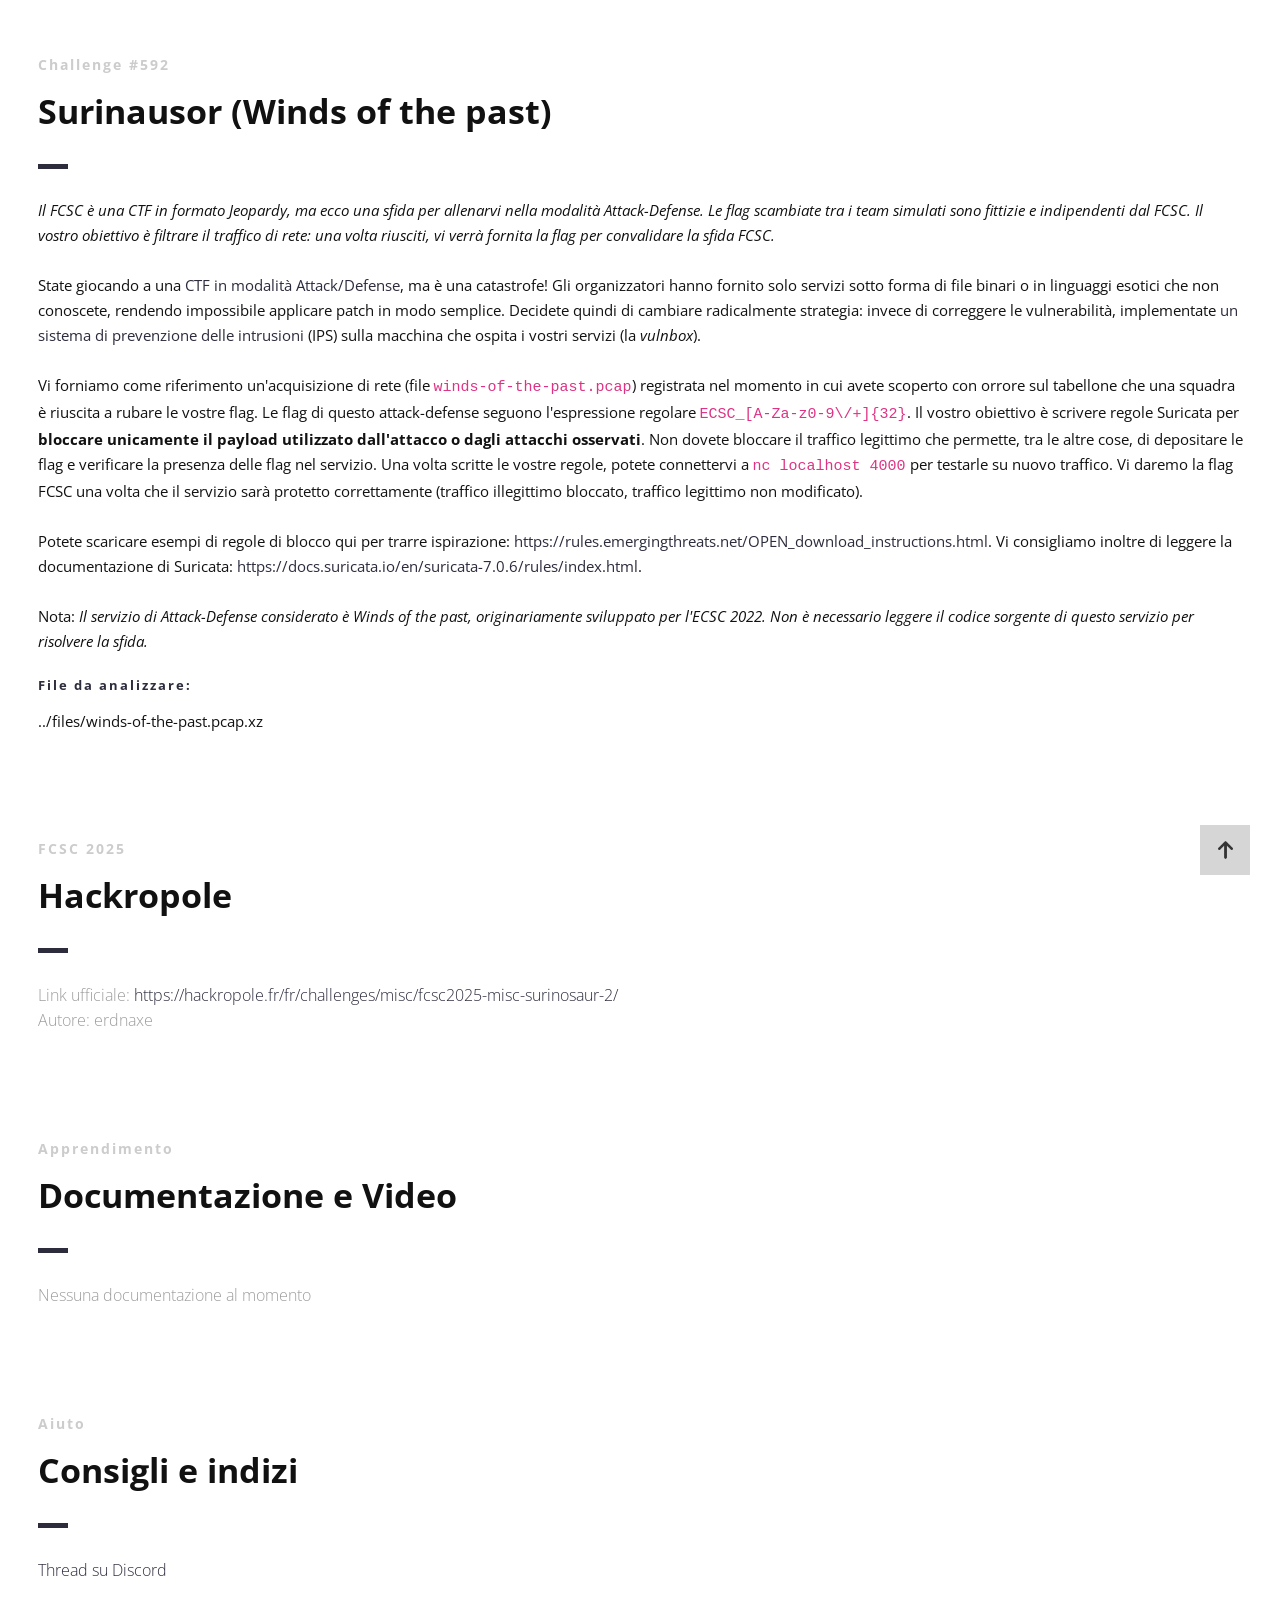
<file: presentation/index_it.html>
<!DOCTYPE html>
<html>

<head lang="it">
    <meta charset="UTF-8">
    <!--Page Title-->
    <title>Hack-Oeil - Les CTFs de Cyrhades</title>
    <!--Meta Keywords and Description-->
    <meta name="keywords" content="">
    <meta name="description" content="">
    <meta name="viewport" content="width=device-width, initial-scale=1.0, user-scalable=no" />
    <link rel="shortcut icon" href="./assets/images/favicon.ico" title="Favicon" />
    <link rel="stylesheet" href="./assets/css/style.css">
    <link href='https://fonts.googleapis.com/css?family=Open+Sans:400,300,600,700,800' rel='stylesheet' type='text/css'>
    <script src="./assets/js/highlight.min.js"></script>
    <script>
        document.addEventListener('DOMContentLoaded', () => {
            // Verifica se la finestra si trova in un iframe
            if (window.self !== window.top) {
                document.querySelectorAll('a').forEach((link) => {
                    link.addEventListener('click', (event) => {
                        const a = event.target.closest('a[href^="http"]');
                        if (a) {
                            event.preventDefault();
                            window.parent.postMessage({
                                type: "open-external",
                                url: a.href
                            }, "*");
                        }
                    });
                });
            }
            // Attiva l'evidenziazione della sintassi:
            if (window.hljs) {
                hljs.highlightAll();
            } else {
                console.error("Highlight.js non caricato!");
            }
        });
    </script>
</head>

<body>

    <div id="wrapper">
        <!--Main Content Area-->
        <main id="content">
            <!--Ctf-->
            <section class="ctf scrollto">
                <article class="row clearfix">
                    <div class="col-1">
                        <div class="section-heading">
                            <h3>Challenge #592</h3>
                            <h2 class="section-title">Surinausor (Winds of the past)</h2>
                            <p>
<em>Il FCSC è una CTF in formato Jeopardy, ma ecco una sfida per allenarvi nella modalità Attack-Defense.</em> <em>Le flag scambiate tra i team simulati sono fittizie e indipendenti dal FCSC.</em> <em>Il vostro obiettivo è filtrare il traffico di rete: una volta riusciti, vi verrà fornita la flag per convalidare la sfida FCSC.</em>
<br /><br />
State giocando a una <a href="https://2023.faustctf.net/information/attackdefense-for-beginners/">CTF in modalità Attack/Defense</a>, ma è una catastrofe! Gli organizzatori hanno fornito solo servizi sotto forma di file binari o in linguaggi esotici che non conoscete, rendendo impossibile applicare patch in modo semplice. Decidete quindi di cambiare radicalmente strategia: invece di correggere le vulnerabilità, implementate <a href="https://it.wikipedia.org/wiki/Intrusion_prevention_system">un sistema di prevenzione delle intrusioni</a> (IPS) sulla macchina che ospita i vostri servizi (la <em>vulnbox</em>).
<br /><br />
Vi forniamo come riferimento un'acquisizione di rete (file <code>winds-of-the-past.pcap</code>) registrata nel momento in cui avete scoperto con orrore sul tabellone che una squadra è riuscita a rubare le vostre flag. Le flag di questo attack-defense seguono l'espressione regolare <code>ECSC_[A-Za-z0-9\/+]{32}</code>. Il vostro obiettivo è scrivere regole Suricata per <strong>bloccare unicamente il payload utilizzato dall'attacco o dagli attacchi osservati</strong>. Non dovete bloccare il traffico legittimo che permette, tra le altre cose, di depositare le flag e verificare la presenza delle flag nel servizio. Una volta scritte le vostre regole, potete connettervi a <code>nc localhost 4000</code> per testarle su nuovo traffico. Vi daremo la flag FCSC una volta che il servizio sarà protetto correttamente (traffico illegittimo bloccato, traffico legittimo non modificato).
<br /><br />
Potete scaricare esempi di regole di blocco qui per trarre ispirazione: <a href="https://rules.emergingthreats.net/OPEN_download_instructions.html">https://rules.emergingthreats.net/OPEN_download_instructions.html</a>. Vi consigliamo inoltre di leggere la documentazione di Suricata: <a href="https://docs.suricata.io/en/suricata-7.0.6/rules/index.html">https://docs.suricata.io/en/suricata-7.0.6/rules/index.html</a>.
<br /><br />
Nota: <em>Il servizio di Attack-Defense considerato è Winds of the past, originariamente sviluppato per l'ECSC 2022. Non è necessario leggere il codice sorgente di questo servizio per risolvere la sfida.</em>
                            </p>
                            <h4>File da analizzare:</h4>
                            <p>../files/winds-of-the-past.pcap.xz</p>
                        </div>
                    </div>
                </article>

                <article class="row clearfix">
                    <div class="col-1">
                        <div class="section-heading">
                            <h3>FCSC 2025</h3>
                            <h2 class="section-title">Hackropole</h2>
                            <p class="section-subtitle">
                                Link ufficiale:
                                <a target="_blank" href="https://hackropole.fr/fr/challenges/misc/fcsc2025-misc-surinosaur-2/">https://hackropole.fr/fr/challenges/misc/fcsc2025-misc-surinosaur-2/</a>
                                <br />
                                Autore: erdnaxe
                            </p>
                        </div>
                    </div>
                </article>

                <article class="row clearfix">
                    <div class="col-1">
                        <div class="section-heading">
                            <h3>Apprendimento</h3>
                            <h2 class="section-title">Documentazione e Video</h2>
                            <p class="section-subtitle">
                                Nessuna documentazione al momento
                            </p>
                        </div>
                    </div>
                </article>

                <article class="row clearfix">
                    <div class="col-1">
                        <div class="section-heading">
                            <h3>Aiuto</h3>
                            <h2 class="section-title">Consigli e indizi</h2>
                            <p class="section-subtitle">
                                <a target="_blank"
                                    href="https://discord.com/channels/1175764392307077120/1175764601716092948">Thread su
                                    Discord</a>
                            </p>
                        </div>
                    </div>
                </article>
            </section>
            <!--End of Ctf-->
        </main>
        <!--End Main Content Area-->

        <a id="scrollUp" href="#wrapper" style="position: fixed; z-index: 1000;"
            aria-label="Torna in cima alla pagina" title="Torna in cima"></a>
    </div>
</body>

</html>
</file>
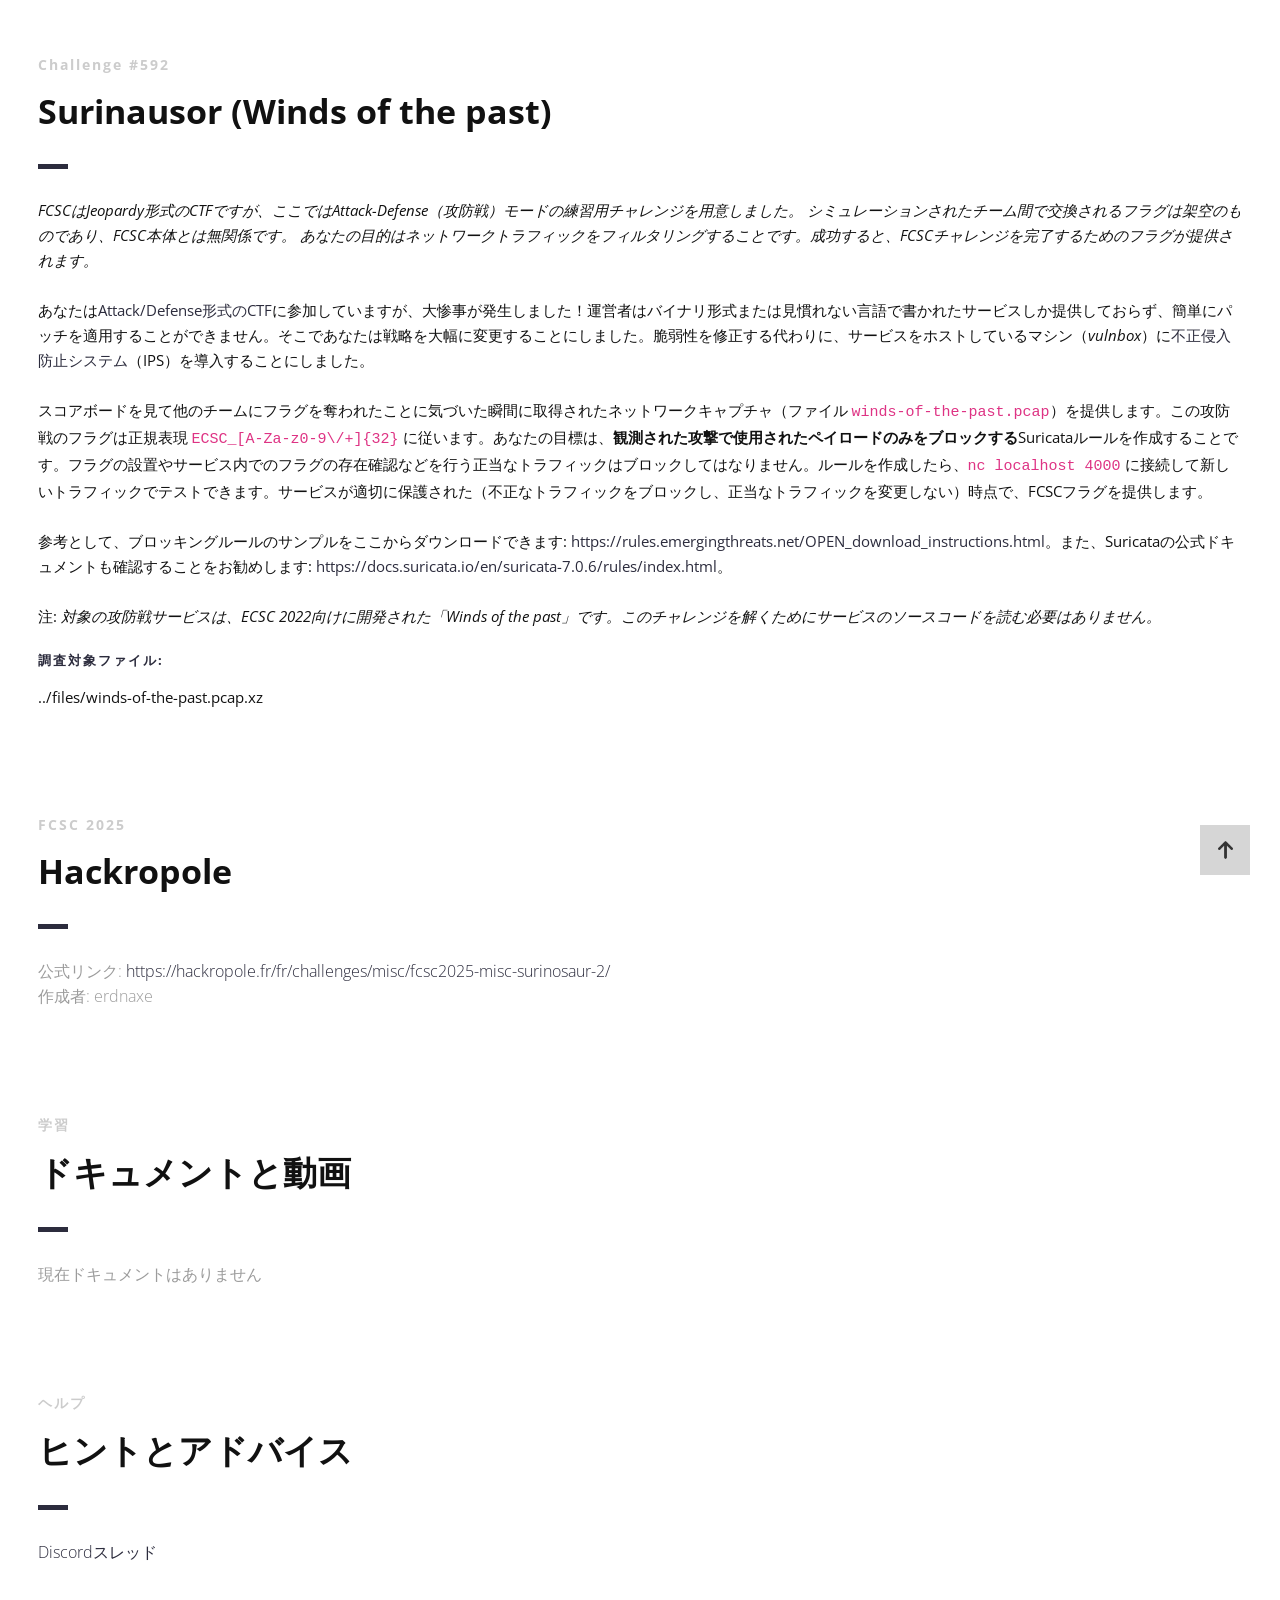
<file: presentation/index_ja.html>
<!DOCTYPE html>
<html>

<head lang="ja">
    <meta charset="UTF-8">
    <!--Page Title-->
    <title>Hack-Oeil - Les CTFs de Cyrhades</title>
    <!--Meta Keywords and Description-->
    <meta name="keywords" content="">
    <meta name="description" content="">
    <meta name="viewport" content="width=device-width, initial-scale=1.0, user-scalable=no" />
    <link rel="shortcut icon" href="./assets/images/favicon.ico" title="Favicon" />
    <link rel="stylesheet" href="./assets/css/style.css">
    <link href='https://fonts.googleapis.com/css?family=Open+Sans:400,300,600,700,800' rel='stylesheet' type='text/css'>
    <script src="./assets/js/highlight.min.js"></script>
    <script>
        document.addEventListener('DOMContentLoaded', () => {
            // ウィンドウがiframe内にあるか確認
            if (window.self !== window.top) {
                document.querySelectorAll('a').forEach((link) => {
                    link.addEventListener('click', (event) => {
                        const a = event.target.closest('a[href^="http"]');
                        if (a) {
                            event.preventDefault();
                            window.parent.postMessage({
                                type: "open-external",
                                url: a.href
                            }, "*");
                        }
                    });
                });
            }
            // シンタックスハイライトの有効化:
            if (window.hljs) {
                hljs.highlightAll();
            } else {
                console.error("Highlight.js が読み込まれていません！");
            }
        });
    </script>
</head>

<body>

    <div id="wrapper">
        <!--Main Content Area-->
        <main id="content">
            <!--Ctf-->
            <section class="ctf scrollto">
                <article class="row clearfix">
                    <div class="col-1">
                        <div class="section-heading">
                            <h3>Challenge #592</h3>
                            <h2 class="section-title">Surinausor (Winds of the past)</h2>
                            <p>
<em>FCSCはJeopardy形式のCTFですが、ここではAttack-Defense（攻防戦）モードの練習用チャレンジを用意しました。</em> <em>シミュレーションされたチーム間で交換されるフラグは架空のものであり、FCSC本体とは無関係です。</em> <em>あなたの目的はネットワークトラフィックをフィルタリングすることです。成功すると、FCSCチャレンジを完了するためのフラグが提供されます。</em>
<br /><br />
あなたは<a href="https://2023.faustctf.net/information/attackdefense-for-beginners/">Attack/Defense形式のCTF</a>に参加していますが、大惨事が発生しました！運営者はバイナリ形式または見慣れない言語で書かれたサービスしか提供しておらず、簡単にパッチを適用することができません。そこであなたは戦略を大幅に変更することにしました。脆弱性を修正する代わりに、サービスをホストしているマシン（<em>vulnbox</em>）に<a href="https://ja.wikipedia.org/wiki/%E4%BE%B5%E5%85%A5%E9%98%B2%E6%AD%A2%E3%82%B7%E3%82%B9%E3%83%86%E3%83%A0">不正侵入防止システム</a>（IPS）を導入することにしました。
<br /><br />
スコアボードを見て他のチームにフラグを奪われたことに気づいた瞬間に取得されたネットワークキャプチャ（ファイル <code>winds-of-the-past.pcap</code>）を提供します。この攻防戦のフラグは正規表現 <code>ECSC_[A-Za-z0-9\/+]{32}</code> に従います。あなたの目標は、<strong>観測された攻撃で使用されたペイロードのみをブロックする</strong>Suricataルールを作成することです。フラグの設置やサービス内でのフラグの存在確認などを行う正当なトラフィックはブロックしてはなりません。ルールを作成したら、<code>nc localhost 4000</code> に接続して新しいトラフィックでテストできます。サービスが適切に保護された（不正なトラフィックをブロックし、正当なトラフィックを変更しない）時点で、FCSCフラグを提供します。
<br /><br />
参考として、ブロッキングルールのサンプルをここからダウンロードできます: <a href="https://rules.emergingthreats.net/OPEN_download_instructions.html">https://rules.emergingthreats.net/OPEN_download_instructions.html</a>。また、Suricataの公式ドキュメントも確認することをお勧めします: <a href="https://docs.suricata.io/en/suricata-7.0.6/rules/index.html">https://docs.suricata.io/en/suricata-7.0.6/rules/index.html</a>。
<br /><br />
注: <em>対象の攻防戦サービスは、ECSC 2022向けに開発された「Winds of the past」です。このチャレンジを解くためにサービスのソースコードを読む必要はありません。</em>
                            </p>
                            <h4>調査対象ファイル:</h4>
                            <p>../files/winds-of-the-past.pcap.xz</p>
                        </div>
                    </div>
                </article>

                <article class="row clearfix">
                    <div class="col-1">
                        <div class="section-heading">
                            <h3>FCSC 2025</h3>
                            <h2 class="section-title">Hackropole</h2>
                            <p class="section-subtitle">
                                公式リンク:
                                <a target="_blank" href="https://hackropole.fr/fr/challenges/misc/fcsc2025-misc-surinosaur-2/">https://hackropole.fr/fr/challenges/misc/fcsc2025-misc-surinosaur-2/</a>
                                <br />
                                作成者: erdnaxe
                            </p>
                        </div>
                    </div>
                </article>

                <article class="row clearfix">
                    <div class="col-1">
                        <div class="section-heading">
                            <h3>学習</h3>
                            <h2 class="section-title">ドキュメントと動画</h2>
                            <p class="section-subtitle">
                                現在ドキュメントはありません
                            </p>
                        </div>
                    </div>
                </article>

                <article class="row clearfix">
                    <div class="col-1">
                        <div class="section-heading">
                            <h3>ヘルプ</h3>
                            <h2 class="section-title">ヒントとアドバイス</h2>
                            <p class="section-subtitle">
                                <a target="_blank"
                                    href="https://discord.com/channels/1175764392307077120/1175764601716092948">Discordスレッド</a>
                            </p>
                        </div>
                    </div>
                </article>
            </section>
            <!--End of Ctf-->
        </main>
        <!--End Main Content Area-->

        <a id="scrollUp" href="#wrapper" style="position: fixed; z-index: 1000;"
            aria-label="ページ先頭へ戻る" title="ページ先頭へ戻る"></a>
    </div>
</body>

</html>
</file>
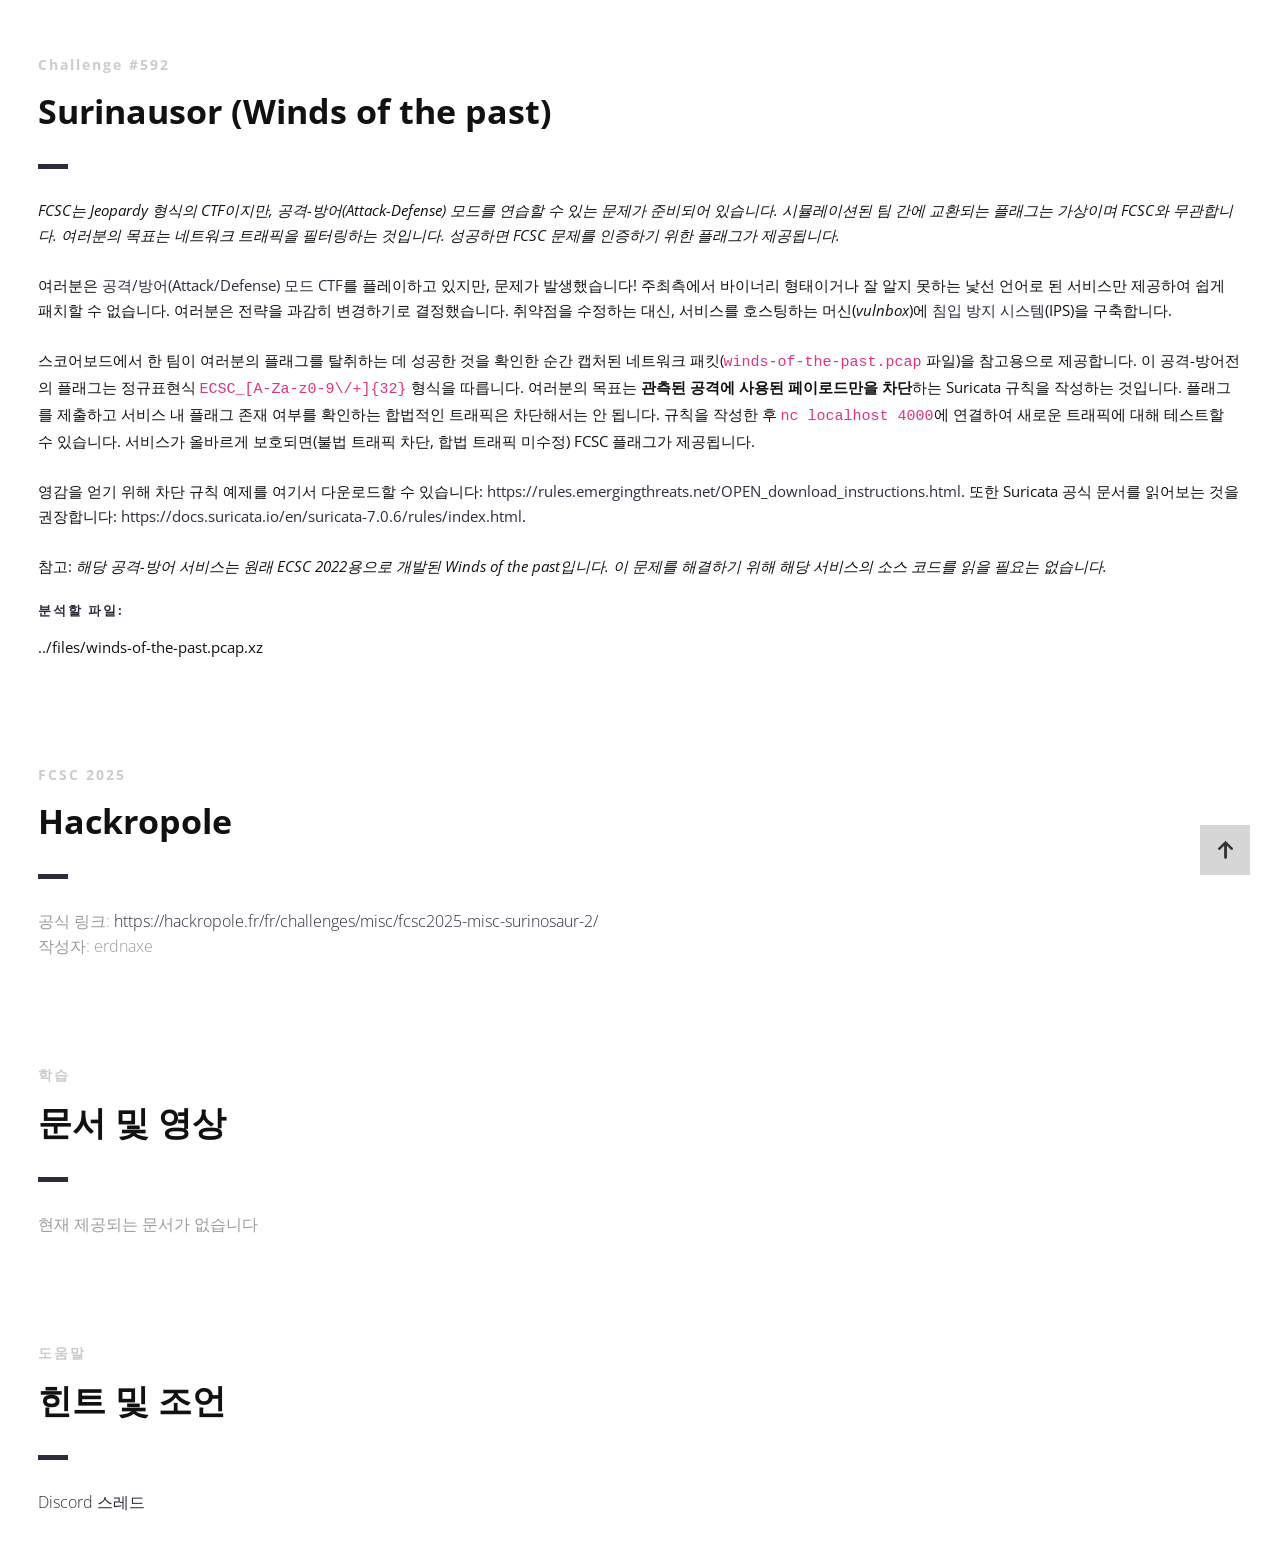
<file: presentation/index_ko.html>
<!DOCTYPE html>
<html>

<head lang="ko">
    <meta charset="UTF-8">
    <!--Page Title-->
    <title>Hack-Oeil - Les CTFs de Cyrhades</title>
    <!--Meta Keywords and Description-->
    <meta name="keywords" content="">
    <meta name="description" content="">
    <meta name="viewport" content="width=device-width, initial-scale=1.0, user-scalable=no" />
    <link rel="shortcut icon" href="./assets/images/favicon.ico" title="Favicon" />
    <link rel="stylesheet" href="./assets/css/style.css">
    <link href='https://fonts.googleapis.com/css?family=Open+Sans:400,300,600,700,800' rel='stylesheet' type='text/css'>
    <script src="./assets/js/highlight.min.js"></script>
    <script>
        document.addEventListener('DOMContentLoaded', () => {
            // iframe 내부인지 확인
            if (window.self !== window.top) {
                document.querySelectorAll('a').forEach((link) => {
                    link.addEventListener('click', (event) => {
                        const a = event.target.closest('a[href^="http"]');
                        if (a) {
                            event.preventDefault();
                            window.parent.postMessage({
                                type: "open-external",
                                url: a.href
                            }, "*");
                        }
                    });
                });
            }
            // 구문 강조 활성화:
            if (window.hljs) {
                hljs.highlightAll();
            } else {
                console.error("Highlight.js가 로드되지 않았습니다!");
            }
        });
    </script>
</head>

<body>

    <div id="wrapper">
        <!--Main Content Area-->
        <main id="content">
            <!--Ctf-->
            <section class="ctf scrollto">
                <article class="row clearfix">
                    <div class="col-1">
                        <div class="section-heading">
                            <h3>Challenge #592</h3>
                            <h2 class="section-title">Surinausor (Winds of the past)</h2>
                            <p>
<em>FCSC는 Jeopardy 형식의 CTF이지만, 공격-방어(Attack-Defense) 모드를 연습할 수 있는 문제가 준비되어 있습니다.</em> <em>시뮬레이션된 팀 간에 교환되는 플래그는 가상이며 FCSC와 무관합니다.</em> <em>여러분의 목표는 네트워크 트래픽을 필터링하는 것입니다. 성공하면 FCSC 문제를 인증하기 위한 플래그가 제공됩니다.</em>
<br /><br />
여러분은 <a href="https://2023.faustctf.net/information/attackdefense-for-beginners/">공격/방어(Attack/Defense) 모드 CTF</a>를 플레이하고 있지만, 문제가 발생했습니다! 주최측에서 바이너리 형태이거나 잘 알지 못하는 낯선 언어로 된 서비스만 제공하여 쉽게 패치할 수 없습니다. 여러분은 전략을 과감히 변경하기로 결정했습니다. 취약점을 수정하는 대신, 서비스를 호스팅하는 머신(<em>vulnbox</em>)에 <a href="https://ko.wikipedia.org/wiki/%EC%BE%81%EC%9E%85_%EB%B0%A9%EC%A7%80_%EC%8B%9C%EC%8A%A4%ED%85%9C">침입 방지 시스템</a>(IPS)을 구축합니다.
<br /><br />
스코어보드에서 한 팀이 여러분의 플래그를 탈취하는 데 성공한 것을 확인한 순간 캡처된 네트워크 패킷(<code>winds-of-the-past.pcap</code> 파일)을 참고용으로 제공합니다. 이 공격-방어전의 플래그는 정규표현식 <code>ECSC_[A-Za-z0-9\/+]{32}</code> 형식을 따릅니다. 여러분의 목표는 <strong>관측된 공격에 사용된 페이로드만을 차단</strong>하는 Suricata 규칙을 작성하는 것입니다. 플래그를 제출하고 서비스 내 플래그 존재 여부를 확인하는 합법적인 트래픽은 차단해서는 안 됩니다. 규칙을 작성한 후 <code>nc localhost 4000</code>에 연결하여 새로운 트래픽에 대해 테스트할 수 있습니다. 서비스가 올바르게 보호되면(불법 트래픽 차단, 합법 트래픽 미수정) FCSC 플래그가 제공됩니다.
<br /><br />
영감을 얻기 위해 차단 규칙 예제를 여기서 다운로드할 수 있습니다: <a href="https://rules.emergingthreats.net/OPEN_download_instructions.html">https://rules.emergingthreats.net/OPEN_download_instructions.html</a>. 또한 Suricata 공식 문서를 읽어보는 것을 권장합니다: <a href="https://docs.suricata.io/en/suricata-7.0.6/rules/index.html">https://docs.suricata.io/en/suricata-7.0.6/rules/index.html</a>.
<br /><br />
참고: <em>해당 공격-방어 서비스는 원래 ECSC 2022용으로 개발된 Winds of the past입니다. 이 문제를 해결하기 위해 해당 서비스의 소스 코드를 읽을 필요는 없습니다.</em>
                            </p>
                            <h4>분석할 파일:</h4>
                            <p>../files/winds-of-the-past.pcap.xz</p>
                        </div>
                    </div>
                </article>

                <article class="row clearfix">
                    <div class="col-1">
                        <div class="section-heading">
                            <h3>FCSC 2025</h3>
                            <h2 class="section-title">Hackropole</h2>
                            <p class="section-subtitle">
                                공식 링크:
                                <a target="_blank" href="https://hackropole.fr/fr/challenges/misc/fcsc2025-misc-surinosaur-2/">https://hackropole.fr/fr/challenges/misc/fcsc2025-misc-surinosaur-2/</a>
                                <br />
                                작성자: erdnaxe
                            </p>
                        </div>
                    </div>
                </article>

                <article class="row clearfix">
                    <div class="col-1">
                        <div class="section-heading">
                            <h3>학습</h3>
                            <h2 class="section-title">문서 및 영상</h2>
                            <p class="section-subtitle">
                                현재 제공되는 문서가 없습니다
                            </p>
                        </div>
                    </div>
                </article>

                <article class="row clearfix">
                    <div class="col-1">
                        <div class="section-heading">
                            <h3>도움말</h3>
                            <h2 class="section-title">힌트 및 조언</h2>
                            <p class="section-subtitle">
                                <a target="_blank"
                                    href="https://discord.com/channels/1175764392307077120/1175764601716092948">Discord
                                    스레드</a>
                            </p>
                        </div>
                    </div>
                </article>
            </section>
            <!--End of Ctf-->
        </main>
        <!--End Main Content Area-->

        <a id="scrollUp" href="#wrapper" style="position: fixed; z-index: 1000;"
            aria-label="페이지 맨 위로 이동" title="페이지 맨 위로 이동"></a>
    </div>
</body>

</html>
</file>
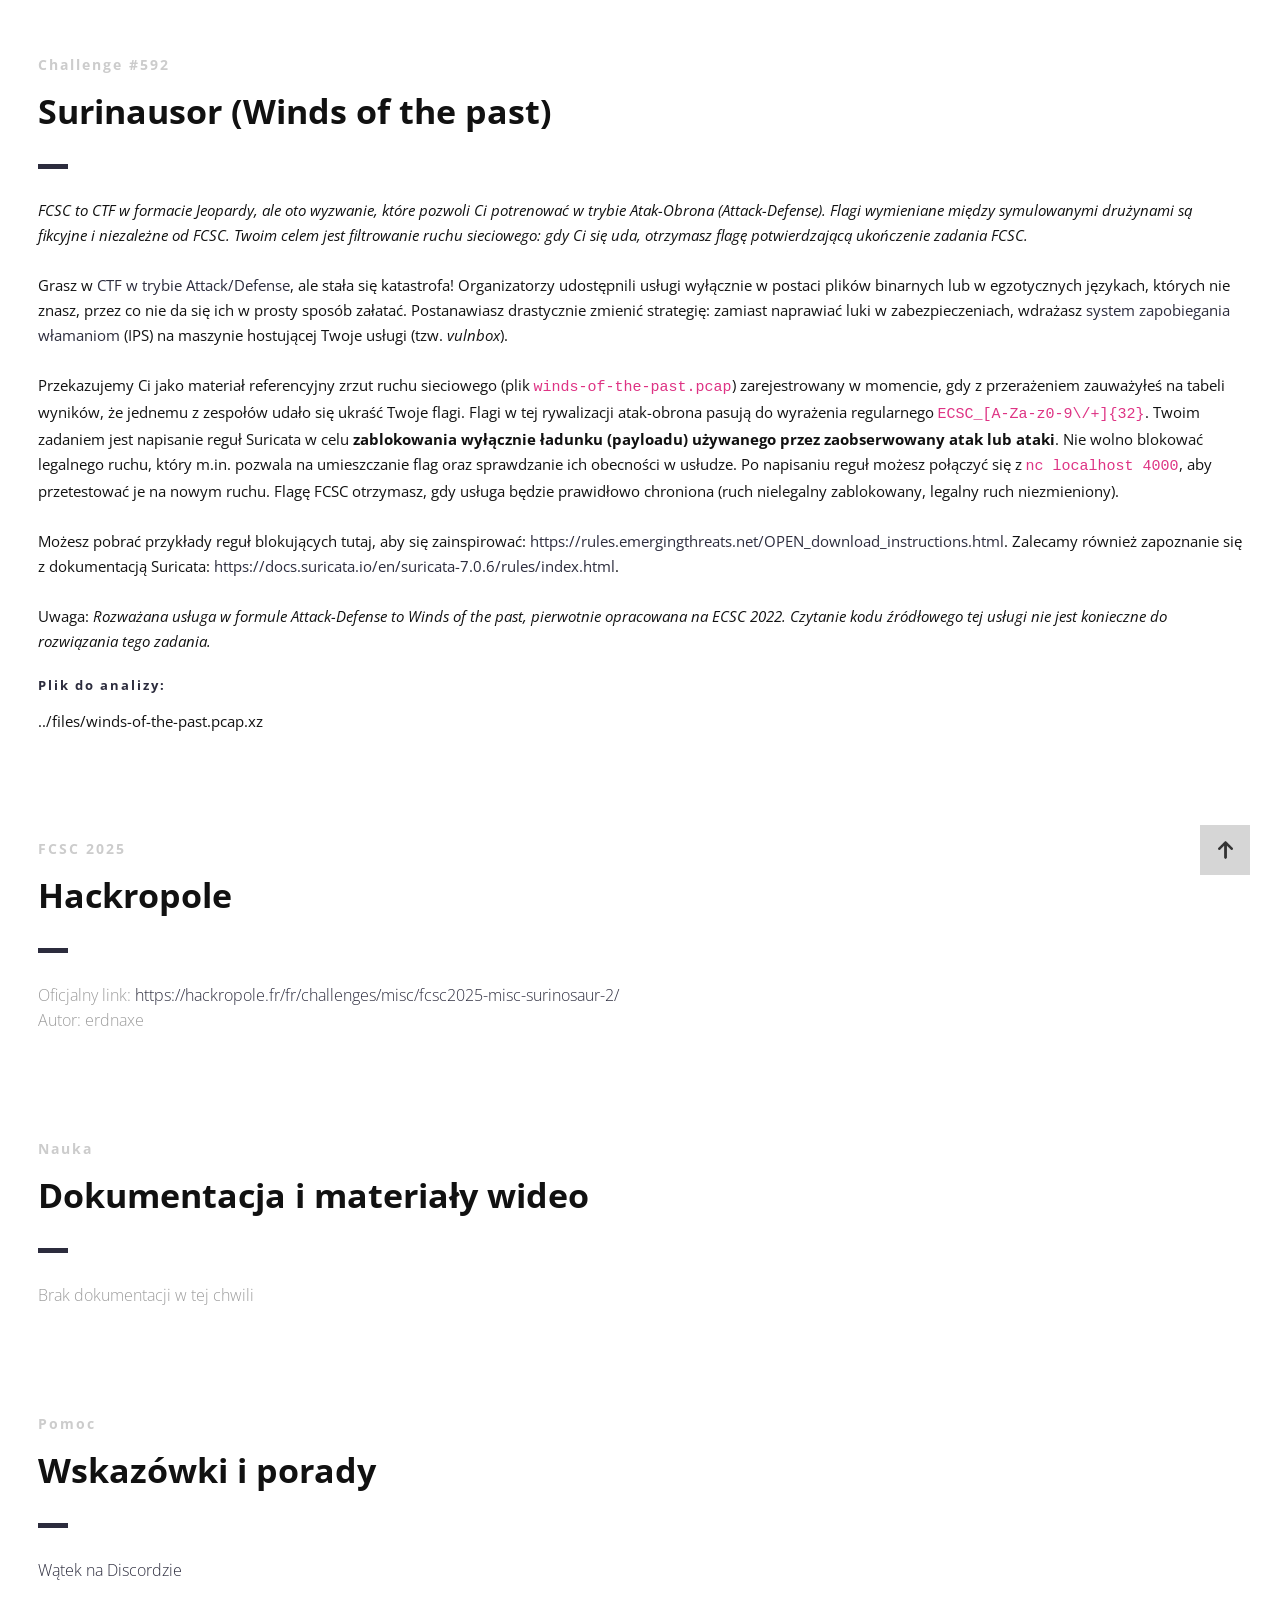
<file: presentation/index_pl.html>
<!DOCTYPE html>
<html>

<head lang="pl">
    <meta charset="UTF-8">
    <!--Page Title-->
    <title>Hack-Oeil - Les CTFs de Cyrhades</title>
    <!--Meta Keywords and Description-->
    <meta name="keywords" content="">
    <meta name="description" content="">
    <meta name="viewport" content="width=device-width, initial-scale=1.0, user-scalable=no" />
    <link rel="shortcut icon" href="./assets/images/favicon.ico" title="Favicon" />
    <link rel="stylesheet" href="./assets/css/style.css">
    <link href='https://fonts.googleapis.com/css?family=Open+Sans:400,300,600,700,800' rel='stylesheet' type='text/css'>
    <script src="./assets/js/highlight.min.js"></script>
    <script>
        document.addEventListener('DOMContentLoaded', () => {
            // Sprawdza, czy okno znajduje się w ramce iframe
            if (window.self !== window.top) {
                document.querySelectorAll('a').forEach((link) => {
                    link.addEventListener('click', (event) => {
                        const a = event.target.closest('a[href^="http"]');
                        if (a) {
                            event.preventDefault();
                            window.parent.postMessage({
                                type: "open-external",
                                url: a.href
                            }, "*");
                        }
                    });
                });
            }
            // Aktywacja podświetlania składni:
            if (window.hljs) {
                hljs.highlightAll();
            } else {
                console.error("Highlight.js nie został załadowany!");
            }
        });
    </script>
</head>

<body>

    <div id="wrapper">
        <!--Main Content Area-->
        <main id="content">
            <!--Ctf-->
            <section class="ctf scrollto">
                <article class="row clearfix">
                    <div class="col-1">
                        <div class="section-heading">
                            <h3>Challenge #592</h3>
                            <h2 class="section-title">Surinausor (Winds of the past)</h2>
                            <p>
<em>FCSC to CTF w formacie Jeopardy, ale oto wyzwanie, które pozwoli Ci potrenować w trybie Atak-Obrona (Attack-Defense).</em> <em>Flagi wymieniane między symulowanymi drużynami są fikcyjne i niezależne od FCSC.</em> <em>Twoim celem jest filtrowanie ruchu sieciowego: gdy Ci się uda, otrzymasz flagę potwierdzającą ukończenie zadania FCSC.</em>
<br /><br />
Grasz w <a href="https://2023.faustctf.net/information/attackdefense-for-beginners/">CTF w trybie Attack/Defense</a>, ale stała się katastrofa! Organizatorzy udostępnili usługi wyłącznie w postaci plików binarnych lub w egzotycznych językach, których nie znasz, przez co nie da się ich w prosty sposób załatać. Postanawiasz drastycznie zmienić strategię: zamiast naprawiać luki w zabezpieczeniach, wdrażasz <a href="https://pl.wikipedia.org/wiki/System_zapobiegania_w%C5%82amaniom">system zapobiegania włamaniom</a> (IPS) na maszynie hostującej Twoje usługi (tzw. <em>vulnbox</em>).
<br /><br />
Przekazujemy Ci jako materiał referencyjny zrzut ruchu sieciowego (plik <code>winds-of-the-past.pcap</code>) zarejestrowany w momencie, gdy z przerażeniem zauważyłeś na tabeli wyników, że jednemu z zespołów udało się ukraść Twoje flagi. Flagi w tej rywalizacji atak-obrona pasują do wyrażenia regularnego <code>ECSC_[A-Za-z0-9\/+]{32}</code>. Twoim zadaniem jest napisanie reguł Suricata w celu <strong>zablokowania wyłącznie ładunku (payloadu) używanego przez zaobserwowany atak lub ataki</strong>. Nie wolno blokować legalnego ruchu, który m.in. pozwala na umieszczanie flag oraz sprawdzanie ich obecności w usłudze. Po napisaniu reguł możesz połączyć się z <code>nc localhost 4000</code>, aby przetestować je na nowym ruchu. Flagę FCSC otrzymasz, gdy usługa będzie prawidłowo chroniona (ruch nielegalny zablokowany, legalny ruch niezmieniony).
<br /><br />
Możesz pobrać przykłady reguł blokujących tutaj, aby się zainspirować: <a href="https://rules.emergingthreats.net/OPEN_download_instructions.html">https://rules.emergingthreats.net/OPEN_download_instructions.html</a>. Zalecamy również zapoznanie się z dokumentacją Suricata: <a href="https://docs.suricata.io/en/suricata-7.0.6/rules/index.html">https://docs.suricata.io/en/suricata-7.0.6/rules/index.html</a>.
<br /><br />
Uwaga: <em>Rozważana usługa w formule Attack-Defense to Winds of the past, pierwotnie opracowana na ECSC 2022. Czytanie kodu źródłowego tej usługi nie jest konieczne do rozwiązania tego zadania.</em>
                            </p>
                            <h4>Plik do analizy:</h4>
                            <p>../files/winds-of-the-past.pcap.xz</p>
                        </div>
                    </div>
                </article>

                <article class="row clearfix">
                    <div class="col-1">
                        <div class="section-heading">
                            <h3>FCSC 2025</h3>
                            <h2 class="section-title">Hackropole</h2>
                            <p class="section-subtitle">
                                Oficjalny link:
                                <a target="_blank" href="https://hackropole.fr/fr/challenges/misc/fcsc2025-misc-surinosaur-2/">https://hackropole.fr/fr/challenges/misc/fcsc2025-misc-surinosaur-2/</a>
                                <br />
                                Autor: erdnaxe
                            </p>
                        </div>
                    </div>
                </article>

                <article class="row clearfix">
                    <div class="col-1">
                        <div class="section-heading">
                            <h3>Nauka</h3>
                            <h2 class="section-title">Dokumentacja i materiały wideo</h2>
                            <p class="section-subtitle">
                                Brak dokumentacji w tej chwili
                            </p>
                        </div>
                    </div>
                </article>

                <article class="row clearfix">
                    <div class="col-1">
                        <div class="section-heading">
                            <h3>Pomoc</h3>
                            <h2 class="section-title">Wskazówki i porady</h2>
                            <p class="section-subtitle">
                                <a target="_blank"
                                    href="https://discord.com/channels/1175764392307077120/1175764601716092948">Wątek
                                    na Discordzie</a>
                            </p>
                        </div>
                    </div>
                </article>
            </section>
            <!--End of Ctf-->
        </main>
        <!--End Main Content Area-->

        <a id="scrollUp" href="#wrapper" style="position: fixed; z-index: 1000;"
            aria-label="Przewiń na górę strony" title="Przewiń na górę"></a>
    </div>
</body>

</html>
</file>
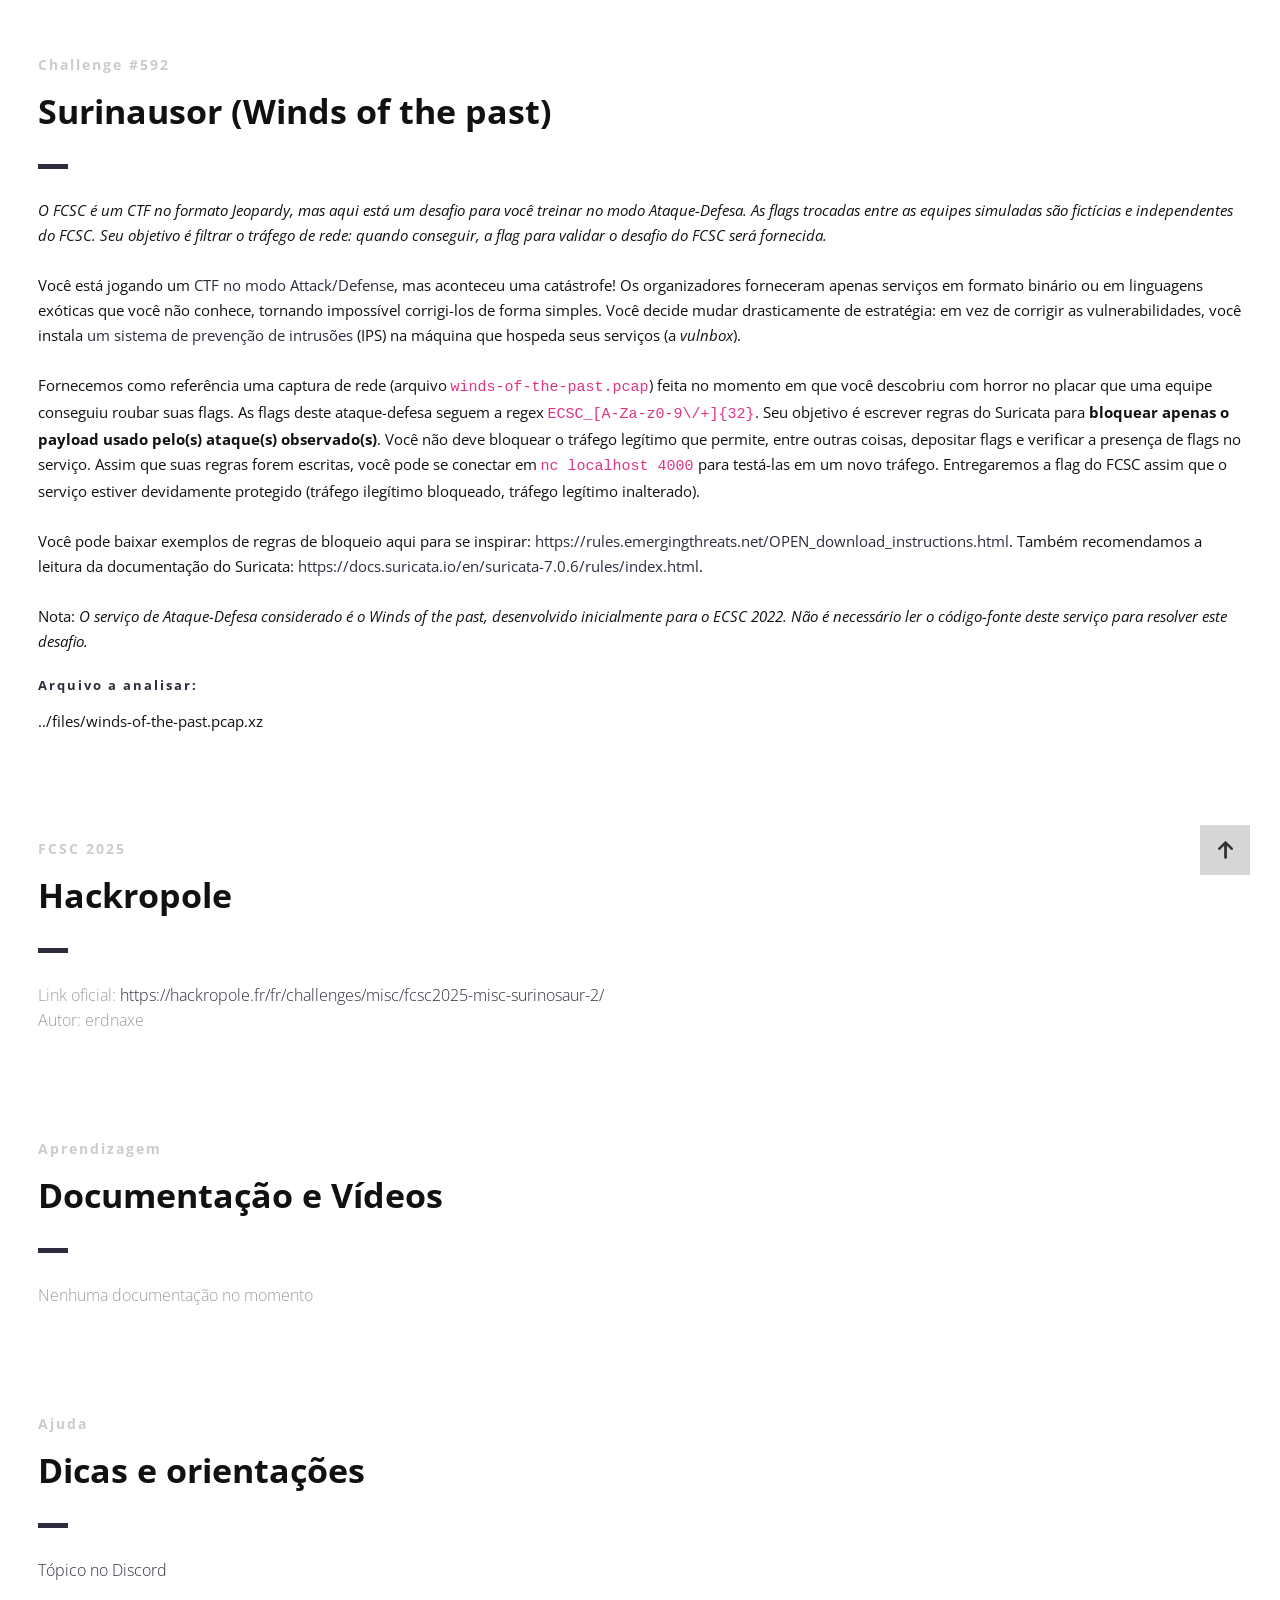
<file: presentation/index_pt.html>
<!DOCTYPE html>
<html>

<head lang="pt">
    <meta charset="UTF-8">
    <!--Page Title-->
    <title>Hack-Oeil - Les CTFs de Cyrhades</title>
    <!--Meta Keywords and Description-->
    <meta name="keywords" content="">
    <meta name="description" content="">
    <meta name="viewport" content="width=device-width, initial-scale=1.0, user-scalable=no" />
    <link rel="shortcut icon" href="./assets/images/favicon.ico" title="Favicon" />
    <link rel="stylesheet" href="./assets/css/style.css">
    <link href='https://fonts.googleapis.com/css?family=Open+Sans:400,300,600,700,800' rel='stylesheet' type='text/css'>
    <script src="./assets/js/highlight.min.js"></script>
    <script>
        document.addEventListener('DOMContentLoaded', () => {
            // Verifica se a janela está em um iframe
            if (window.self !== window.top) {
                document.querySelectorAll('a').forEach((link) => {
                    link.addEventListener('click', (event) => {
                        const a = event.target.closest('a[href^="http"]');
                        if (a) {
                            event.preventDefault();
                            window.parent.postMessage({
                                type: "open-external",
                                url: a.href
                            }, "*");
                        }
                    });
                });
            }
            // Ativa o destaque de sintaxe:
            if (window.hljs) {
                hljs.highlightAll();
            } else {
                console.error("Highlight.js não carregado!");
            }
        });
    </script>
</head>

<body>

    <div id="wrapper">
        <!--Main Content Area-->
        <main id="content">
            <!--Ctf-->
            <section class="ctf scrollto">
                <article class="row clearfix">
                    <div class="col-1">
                        <div class="section-heading">
                            <h3>Challenge #592</h3>
                            <h2 class="section-title">Surinausor (Winds of the past)</h2>
                            <p>
<em>O FCSC é um CTF no formato Jeopardy, mas aqui está um desafio para você treinar no modo Ataque-Defesa.</em> <em>As flags trocadas entre as equipes simuladas são fictícias e independentes do FCSC.</em> <em>Seu objetivo é filtrar o tráfego de rede: quando conseguir, a flag para validar o desafio do FCSC será fornecida.</em>
<br /><br />
Você está jogando um <a href="https://2023.faustctf.net/information/attackdefense-for-beginners/">CTF no modo Attack/Defense</a>, mas aconteceu uma catástrofe! Os organizadores forneceram apenas serviços em formato binário ou em linguagens exóticas que você não conhece, tornando impossível corrigi-los de forma simples. Você decide mudar drasticamente de estratégia: em vez de corrigir as vulnerabilidades, você instala <a href="https://pt.wikipedia.org/wiki/Sistema_de_preven%C3%A7%C3%A3o_de_intrus%C3%B5es">um sistema de prevenção de intrusões</a> (IPS) na máquina que hospeda seus serviços (a <em>vulnbox</em>).
<br /><br />
Fornecemos como referência uma captura de rede (arquivo <code>winds-of-the-past.pcap</code>) feita no momento em que você descobriu com horror no placar que uma equipe conseguiu roubar suas flags. As flags deste ataque-defesa seguem a regex <code>ECSC_[A-Za-z0-9\/+]{32}</code>. Seu objetivo é escrever regras do Suricata para <strong>bloquear apenas o payload usado pelo(s) ataque(s) observado(s)</strong>. Você não deve bloquear o tráfego legítimo que permite, entre outras coisas, depositar flags e verificar a presença de flags no serviço. Assim que suas regras forem escritas, você pode se conectar em <code>nc localhost 4000</code> para testá-las em um novo tráfego. Entregaremos a flag do FCSC assim que o serviço estiver devidamente protegido (tráfego ilegítimo bloqueado, tráfego legítimo inalterado).
<br /><br />
Você pode baixar exemplos de regras de bloqueio aqui para se inspirar: <a href="https://rules.emergingthreats.net/OPEN_download_instructions.html">https://rules.emergingthreats.net/OPEN_download_instructions.html</a>. Também recomendamos a leitura da documentação do Suricata: <a href="https://docs.suricata.io/en/suricata-7.0.6/rules/index.html">https://docs.suricata.io/en/suricata-7.0.6/rules/index.html</a>.
<br /><br />
Nota: <em>O serviço de Ataque-Defesa considerado é o Winds of the past, desenvolvido inicialmente para o ECSC 2022. Não é necessário ler o código-fonte deste serviço para resolver este desafio.</em>
                            </p>
                            <h4>Arquivo a analisar:</h4>
                            <p>../files/winds-of-the-past.pcap.xz</p>
                        </div>
                    </div>
                </article>

                <article class="row clearfix">
                    <div class="col-1">
                        <div class="section-heading">
                            <h3>FCSC 2025</h3>
                            <h2 class="section-title">Hackropole</h2>
                            <p class="section-subtitle">
                                Link oficial:
                                <a target="_blank" href="https://hackropole.fr/fr/challenges/misc/fcsc2025-misc-surinosaur-2/">https://hackropole.fr/fr/challenges/misc/fcsc2025-misc-surinosaur-2/</a>
                                <br />
                                Autor: erdnaxe
                            </p>
                        </div>
                    </div>
                </article>

                <article class="row clearfix">
                    <div class="col-1">
                        <div class="section-heading">
                            <h3>Aprendizagem</h3>
                            <h2 class="section-title">Documentação e Vídeos</h2>
                            <p class="section-subtitle">
                                Nenhuma documentação no momento
                            </p>
                        </div>
                    </div>
                </article>

                <article class="row clearfix">
                    <div class="col-1">
                        <div class="section-heading">
                            <h3>Ajuda</h3>
                            <h2 class="section-title">Dicas e orientações</h2>
                            <p class="section-subtitle">
                                <a target="_blank"
                                    href="https://discord.com/channels/1175764392307077120/1175764601716092948">Tópico
                                    no Discord</a>
                            </p>
                        </div>
                    </div>
                </article>
            </section>
            <!--End of Ctf-->
        </main>
        <!--End Main Content Area-->

        <a id="scrollUp" href="#wrapper" style="position: fixed; z-index: 1000;"
            aria-label="Voltar ao topo da página" title="Voltar ao topo"></a>
    </div>
</body>

</html>
</file>
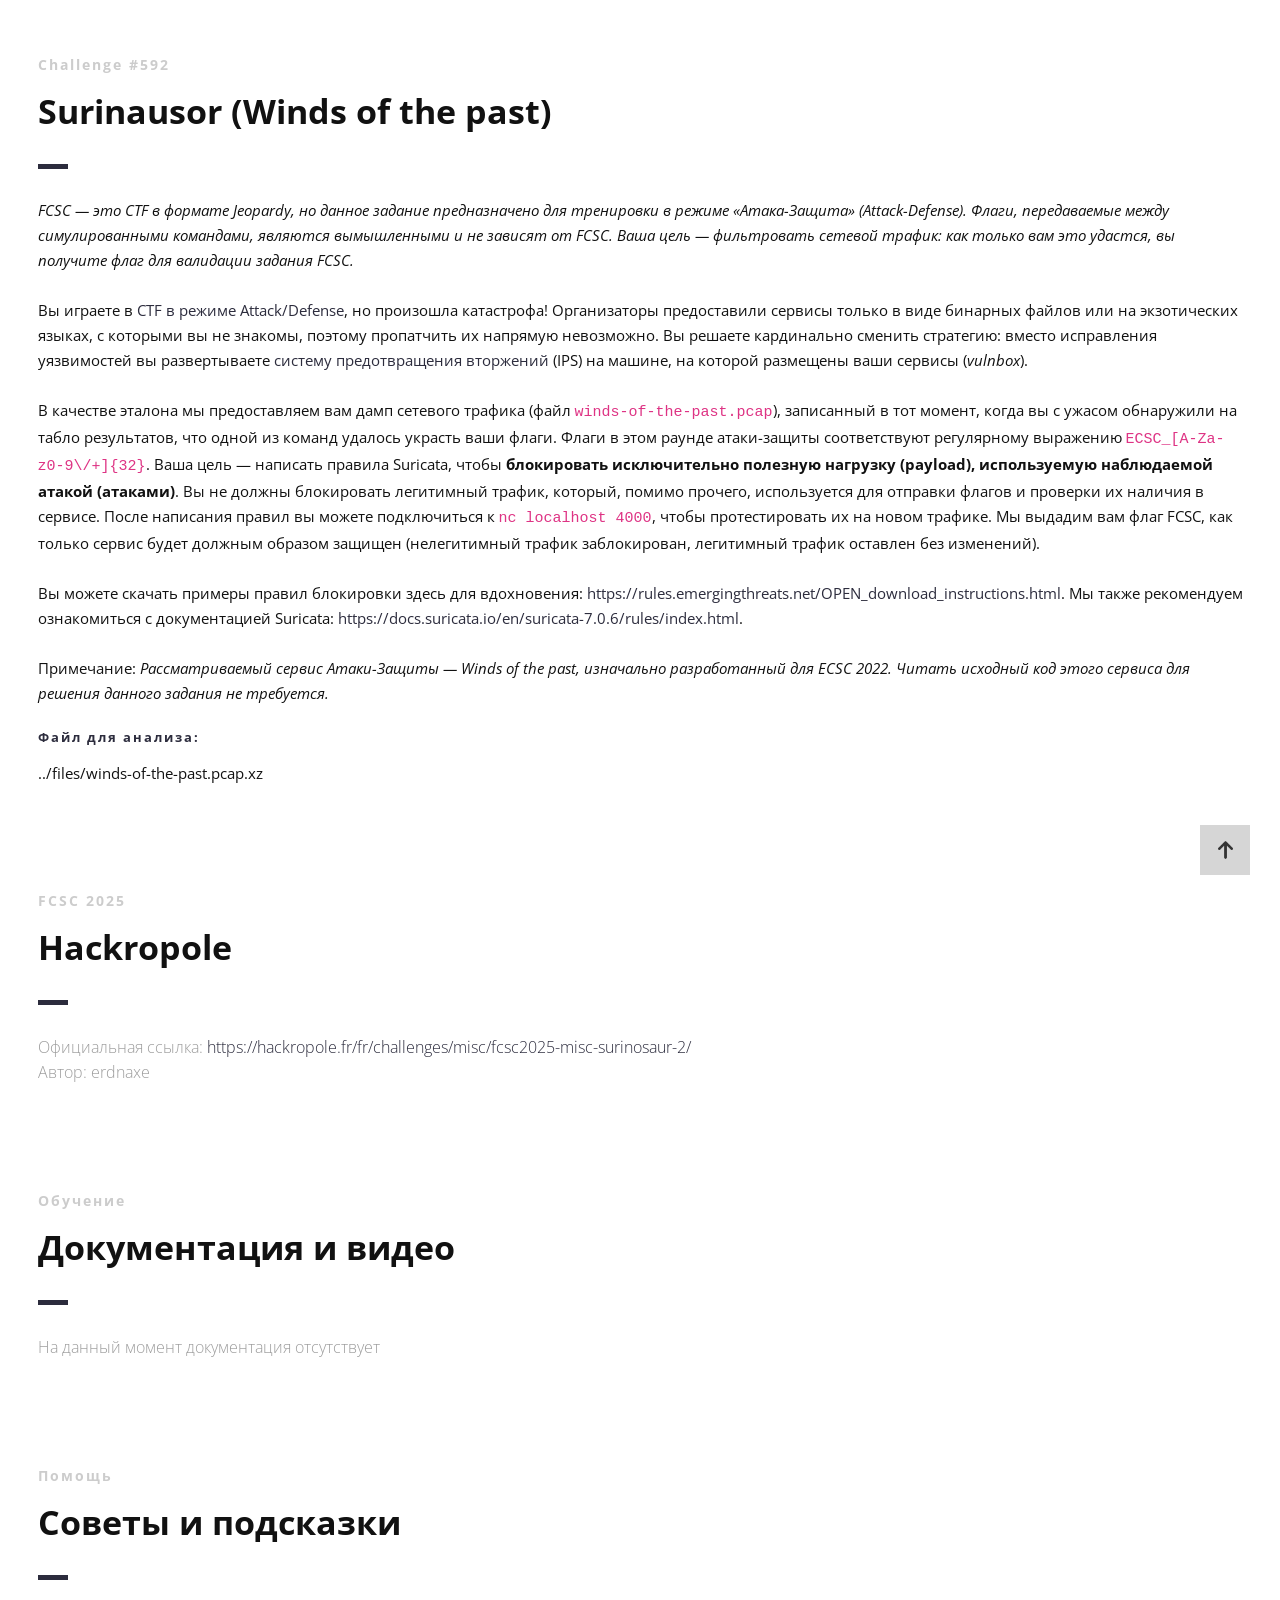
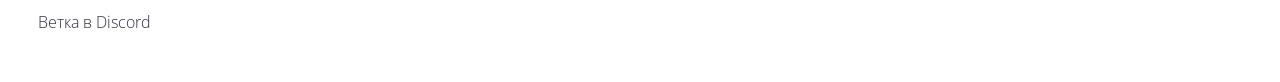
<file: presentation/index_ru.html>
<!DOCTYPE html>
<html>

<head lang="ru">
    <meta charset="UTF-8">
    <!--Page Title-->
    <title>Hack-Oeil - Les CTFs de Cyrhades</title>
    <!--Meta Keywords and Description-->
    <meta name="keywords" content="">
    <meta name="description" content="">
    <meta name="viewport" content="width=device-width, initial-scale=1.0, user-scalable=no" />
    <link rel="shortcut icon" href="./assets/images/favicon.ico" title="Favicon" />
    <link rel="stylesheet" href="./assets/css/style.css">
    <link href='https://fonts.googleapis.com/css?family=Open+Sans:400,300,600,700,800' rel='stylesheet' type='text/css'>
    <script src="./assets/js/highlight.min.js"></script>
    <script>
        document.addEventListener('DOMContentLoaded', () => {
            // Проверяем, находится ли окно во фрейме iframe
            if (window.self !== window.top) {
                document.querySelectorAll('a').forEach((link) => {
                    link.addEventListener('click', (event) => {
                        const a = event.target.closest('a[href^="http"]');
                        if (a) {
                            event.preventDefault();
                            window.parent.postMessage({
                                type: "open-external",
                                url: a.href
                            }, "*");
                        }
                    });
                });
            }
            // Включаем подсветку синтаксиса:
            if (window.hljs) {
                hljs.highlightAll();
            } else {
                console.error("Highlight.js не загружен!");
            }
        });
    </script>
</head>

<body>

    <div id="wrapper">
        <!--Main Content Area-->
        <main id="content">
            <!--Ctf-->
            <section class="ctf scrollto">
                <article class="row clearfix">
                    <div class="col-1">
                        <div class="section-heading">
                            <h3>Challenge #592</h3>
                            <h2 class="section-title">Surinausor (Winds of the past)</h2>
                            <p>
<em>FCSC — это CTF в формате Jeopardy, но данное задание предназначено для тренировки в режиме «Атака-Защита» (Attack-Defense).</em> <em>Флаги, передаваемые между симулированными командами, являются вымышленными и не зависят от FCSC.</em> <em>Ваша цель — фильтровать сетевой трафик: как только вам это удастся, вы получите флаг для валидации задания FCSC.</em>
<br /><br />
Вы играете в <a href="https://2023.faustctf.net/information/attackdefense-for-beginners/">CTF в режиме Attack/Defense</a>, но произошла катастрофа! Организаторы предоставили сервисы только в виде бинарных файлов или на экзотических языках, с которыми вы не знакомы, поэтому пропатчить их напрямую невозможно. Вы решаете кардинально сменить стратегию: вместо исправления уязвимостей вы развертываете <a href="https://ru.wikipedia.org/wiki/%D0%A1%D0%B8%D1%81%D1%82%D0%B5%D0%BC%D0%B0_%D0%BF%D1%80%D0%B5%D0%B4%D0%BE%D1%82%D0%B2%D1%80%D0%B0%D1%89%D0%B5%D0%BD%D0%B8%D1%8F_%D0%B2%D1%82%D0%BE%D1%80%D0%B6%D0%B5%D0%BD%D0%B8%D0%B9">систему предотвращения вторжений</a> (IPS) на машине, на которой размещены ваши сервисы (<em>vulnbox</em>).
<br /><br />
В качестве эталона мы предоставляем вам дамп сетевого трафика (файл <code>winds-of-the-past.pcap</code>), записанный в тот момент, когда вы с ужасом обнаружили на табло результатов, что одной из команд удалось украсть ваши флаги. Флаги в этом раунде атаки-защиты соответствуют регулярному выражению <code>ECSC_[A-Za-z0-9\/+]{32}</code>. Ваша цель — написать правила Suricata, чтобы <strong>блокировать исключительно полезную нагрузку (payload), используемую наблюдаемой атакой (атаками)</strong>. Вы не должны блокировать легитимный трафик, который, помимо прочего, используется для отправки флагов и проверки их наличия в сервисе. После написания правил вы можете подключиться к <code>nc localhost 4000</code>, чтобы протестировать их на новом трафике. Мы выдадим вам флаг FCSC, как только сервис будет должным образом защищен (нелегитимный трафик заблокирован, легитимный трафик оставлен без изменений).
<br /><br />
Вы можете скачать примеры правил блокировки здесь для вдохновения: <a href="https://rules.emergingthreats.net/OPEN_download_instructions.html">https://rules.emergingthreats.net/OPEN_download_instructions.html</a>. Мы также рекомендуем ознакомиться с документацией Suricata: <a href="https://docs.suricata.io/en/suricata-7.0.6/rules/index.html">https://docs.suricata.io/en/suricata-7.0.6/rules/index.html</a>.
<br /><br />
Примечание: <em>Рассматриваемый сервис Атаки-Защиты — Winds of the past, изначально разработанный для ECSC 2022. Читать исходный код этого сервиса для решения данного задания не требуется.</em>
                            </p>
                            <h4>Файл для анализа:</h4>
                            <p>../files/winds-of-the-past.pcap.xz</p>
                        </div>
                    </div>
                </article>

                <article class="row clearfix">
                    <div class="col-1">
                        <div class="section-heading">
                            <h3>FCSC 2025</h3>
                            <h2 class="section-title">Hackropole</h2>
                            <p class="section-subtitle">
                                Официальная ссылка:
                                <a target="_blank" href="https://hackropole.fr/fr/challenges/misc/fcsc2025-misc-surinosaur-2/">https://hackropole.fr/fr/challenges/misc/fcsc2025-misc-surinosaur-2/</a>
                                <br />
                                Автор: erdnaxe
                            </p>
                        </div>
                    </div>
                </article>

                <article class="row clearfix">
                    <div class="col-1">
                        <div class="section-heading">
                            <h3>Обучение</h3>
                            <h2 class="section-title">Документация и видео</h2>
                            <p class="section-subtitle">
                                На данный момент документация отсутствует
                            </p>
                        </div>
                    </div>
                </article>

                <article class="row clearfix">
                    <div class="col-1">
                        <div class="section-heading">
                            <h3>Помощь</h3>
                            <h2 class="section-title">Советы и подсказки</h2>
                            <p class="section-subtitle">
                                <a target="_blank"
                                    href="https://discord.com/channels/1175764392307077120/1175764601716092948">Ветка
                                    в Discord</a>
                            </p>
                        </div>
                    </div>
                </article>
            </section>
            <!--End of Ctf-->
        </main>
        <!--End Main Content Area-->

        <a id="scrollUp" href="#wrapper" style="position: fixed; z-index: 1000;"
            aria-label="Наверх страницы" title="Наверх"></a>
    </div>
</body>

</html>
</file>
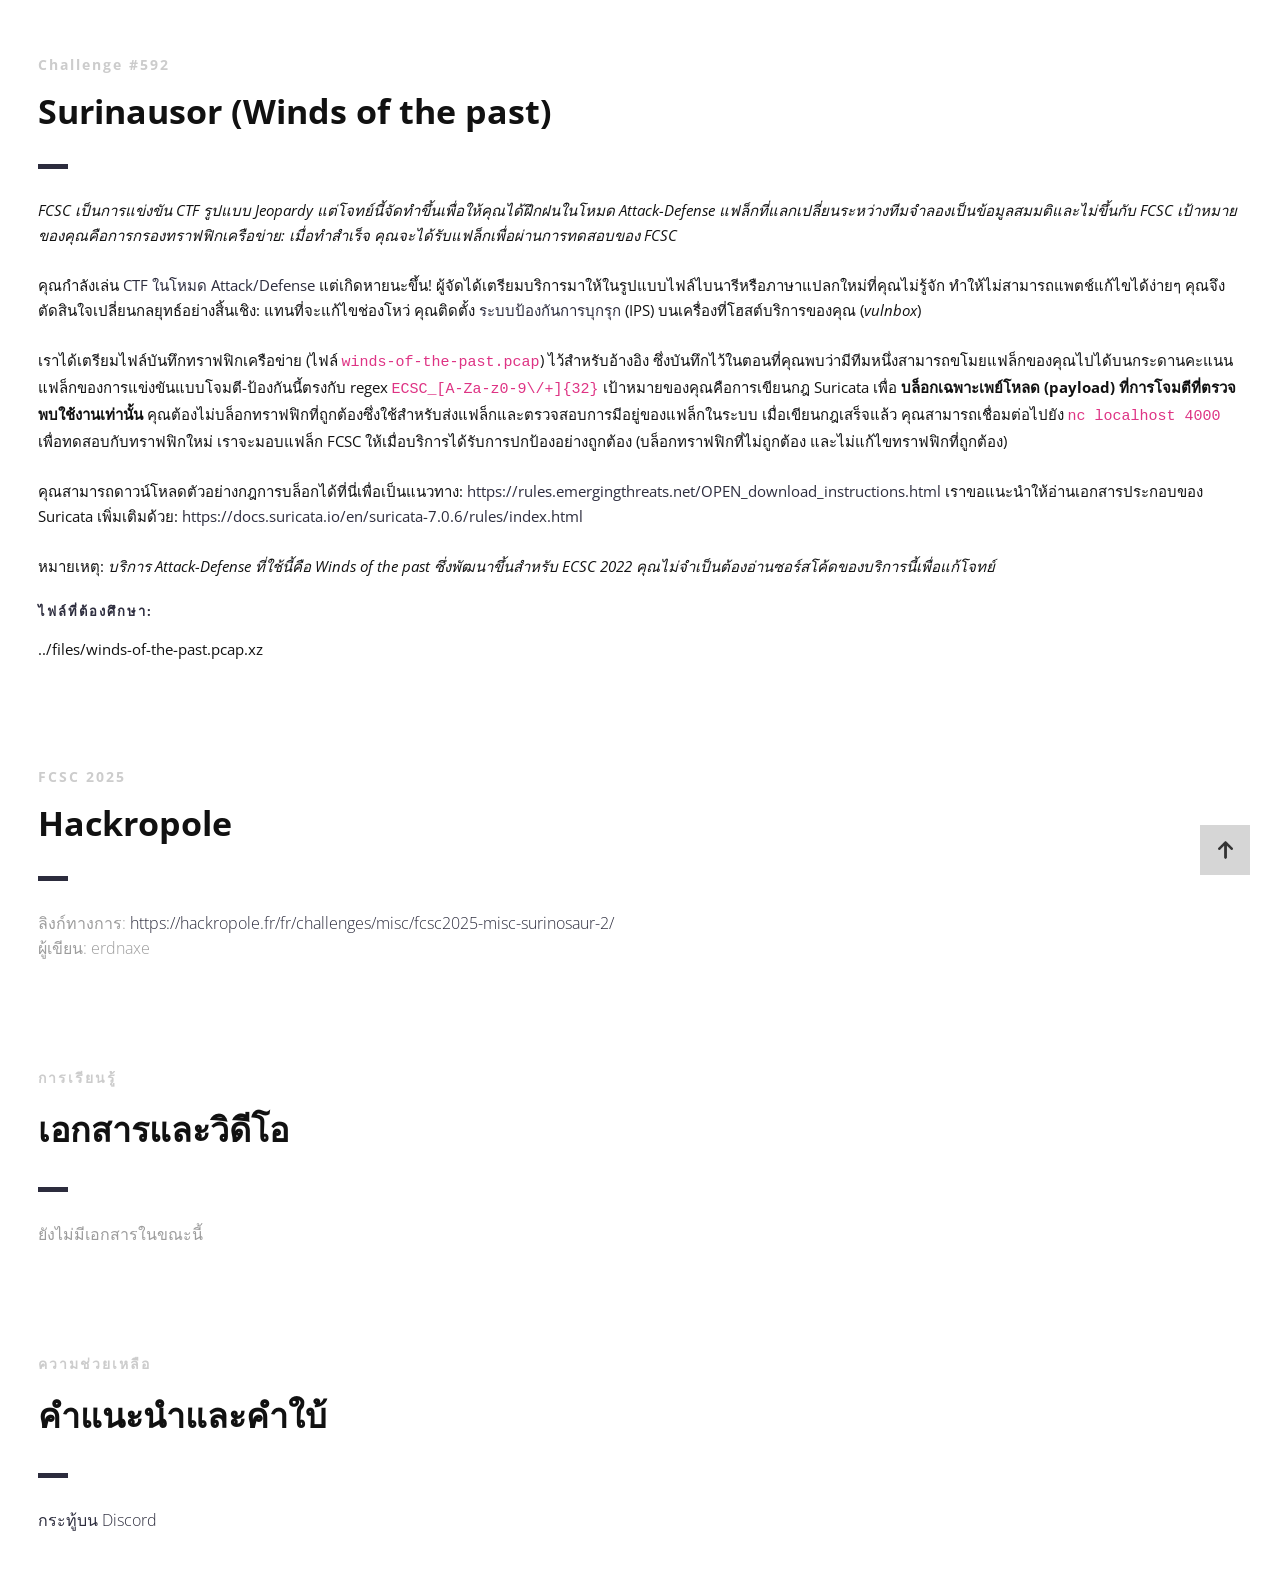
<file: presentation/index_th.html>
<!DOCTYPE html>
<html>

<head lang="th">
    <meta charset="UTF-8">
    <!--Page Title-->
    <title>Hack-Oeil - Les CTFs de Cyrhades</title>
    <!--Meta Keywords and Description-->
    <meta name="keywords" content="">
    <meta name="description" content="">
    <meta name="viewport" content="width=device-width, initial-scale=1.0, user-scalable=no" />
    <link rel="shortcut icon" href="./assets/images/favicon.ico" title="Favicon" />
    <link rel="stylesheet" href="./assets/css/style.css">
    <link href='https://fonts.googleapis.com/css?family=Open+Sans:400,300,600,700,800' rel='stylesheet' type='text/css'>
    <script src="./assets/js/highlight.min.js"></script>
    <script>
        document.addEventListener('DOMContentLoaded', () => {
            // ตรวจสอบว่าหน้าต่างอยู่ใน iframe หรือไม่
            if (window.self !== window.top) {
                document.querySelectorAll('a').forEach((link) => {
                    link.addEventListener('click', (event) => {
                        const a = event.target.closest('a[href^="http"]');
                        if (a) {
                            event.preventDefault();
                            window.parent.postMessage({
                                type: "open-external",
                                url: a.href
                            }, "*");
                        }
                    });
                });
            }
            // เปิดใช้งานการเน้นไวยากรณ์:
            if (window.hljs) {
                hljs.highlightAll();
            } else {
                console.error("Highlight.js ไม่ได้โหลด!");
            }
        });
    </script>
</head>

<body>

    <div id="wrapper">
        <!--Main Content Area-->
        <main id="content">
            <!--Ctf-->
            <section class="ctf scrollto">
                <article class="row clearfix">
                    <div class="col-1">
                        <div class="section-heading">
                            <h3>Challenge #592</h3>
                            <h2 class="section-title">Surinausor (Winds of the past)</h2>
                            <p>
<em>FCSC เป็นการแข่งขัน CTF รูปแบบ Jeopardy แต่โจทย์นี้จัดทำขึ้นเพื่อให้คุณได้ฝึกฝนในโหมด Attack-Defense</em> <em>แฟล็กที่แลกเปลี่ยนระหว่างทีมจำลองเป็นข้อมูลสมมติและไม่ขึ้นกับ FCSC</em> <em>เป้าหมายของคุณคือการกรองทราฟฟิกเครือข่าย: เมื่อทำสำเร็จ คุณจะได้รับแฟล็กเพื่อผ่านการทดสอบของ FCSC</em>
<br /><br />
คุณกำลังเล่น <a href="https://2023.faustctf.net/information/attackdefense-for-beginners/">CTF ในโหมด Attack/Defense</a> แต่เกิดหายนะขึ้น! ผู้จัดได้เตรียมบริการมาให้ในรูปแบบไฟล์ไบนารีหรือภาษาแปลกใหม่ที่คุณไม่รู้จัก ทำให้ไม่สามารถแพตช์แก้ไขได้ง่ายๆ คุณจึงตัดสินใจเปลี่ยนกลยุทธ์อย่างสิ้นเชิง: แทนที่จะแก้ไขช่องโหว่ คุณติดตั้ง <a href="https://th.wikipedia.org/wiki/%E0%B8%A3%E0%B8%B0%E0%B8%9A%E0%B8%9A%E0%B8%9B%E0%B9%89%E0%B8%AD%E0%B8%87%E0%B8%81%E0%B8%B1%E0%B8%99%E0%B8%81%E0%B8%B2%E0%B8%A3%E0%B8%9A%E0%B8%B8%E0%B8%81%E0%B8%A3%E0%B8%B8%E0%B8%81">ระบบป้องกันการบุกรุก</a> (IPS) บนเครื่องที่โฮสต์บริการของคุณ (<em>vulnbox</em>)
<br /><br />
เราได้เตรียมไฟล์บันทึกทราฟฟิกเครือข่าย (ไฟล์ <code>winds-of-the-past.pcap</code>) ไว้สำหรับอ้างอิง ซึ่งบันทึกไว้ในตอนที่คุณพบว่ามีทีมหนึ่งสามารถขโมยแฟล็กของคุณไปได้บนกระดานคะแนน แฟล็กของการแข่งขันแบบโจมตี-ป้องกันนี้ตรงกับ regex <code>ECSC_[A-Za-z0-9\/+]{32}</code> เป้าหมายของคุณคือการเขียนกฎ Suricata เพื่อ <strong>บล็อกเฉพาะเพย์โหลด (payload) ที่การโจมตีที่ตรวจพบใช้งานเท่านั้น</strong> คุณต้องไม่บล็อกทราฟฟิกที่ถูกต้องซึ่งใช้สำหรับส่งแฟล็กและตรวจสอบการมีอยู่ของแฟล็กในระบบ เมื่อเขียนกฎเสร็จแล้ว คุณสามารถเชื่อมต่อไปยัง <code>nc localhost 4000</code> เพื่อทดสอบกับทราฟฟิกใหม่ เราจะมอบแฟล็ก FCSC ให้เมื่อบริการได้รับการปกป้องอย่างถูกต้อง (บล็อกทราฟฟิกที่ไม่ถูกต้อง และไม่แก้ไขทราฟฟิกที่ถูกต้อง)
<br /><br />
คุณสามารถดาวน์โหลดตัวอย่างกฎการบล็อกได้ที่นี่เพื่อเป็นแนวทาง: <a href="https://rules.emergingthreats.net/OPEN_download_instructions.html">https://rules.emergingthreats.net/OPEN_download_instructions.html</a> เราขอแนะนำให้อ่านเอกสารประกอบของ Suricata เพิ่มเติมด้วย: <a href="https://docs.suricata.io/en/suricata-7.0.6/rules/index.html">https://docs.suricata.io/en/suricata-7.0.6/rules/index.html</a>
<br /><br />
หมายเหตุ: <em>บริการ Attack-Defense ที่ใช้นี้คือ Winds of the past ซึ่งพัฒนาขึ้นสำหรับ ECSC 2022 คุณไม่จำเป็นต้องอ่านซอร์สโค้ดของบริการนี้เพื่อแก้โจทย์</em>
                            </p>
                            <h4>ไฟล์ที่ต้องศึกษา:</h4>
                            <p>../files/winds-of-the-past.pcap.xz</p>
                        </div>
                    </div>
                </article>

                <article class="row clearfix">
                    <div class="col-1">
                        <div class="section-heading">
                            <h3>FCSC 2025</h3>
                            <h2 class="section-title">Hackropole</h2>
                            <p class="section-subtitle">
                                ลิงก์ทางการ:
                                <a target="_blank" href="https://hackropole.fr/fr/challenges/misc/fcsc2025-misc-surinosaur-2/">https://hackropole.fr/fr/challenges/misc/fcsc2025-misc-surinosaur-2/</a>
                                <br />
                                ผู้เขียน: erdnaxe
                            </p>
                        </div>
                    </div>
                </article>

                <article class="row clearfix">
                    <div class="col-1">
                        <div class="section-heading">
                            <h3>การเรียนรู้</h3>
                            <h2 class="section-title">เอกสารและวิดีโอ</h2>
                            <p class="section-subtitle">
                                ยังไม่มีเอกสารในขณะนี้
                            </p>
                        </div>
                    </div>
                </article>

                <article class="row clearfix">
                    <div class="col-1">
                        <div class="section-heading">
                            <h3>ความช่วยเหลือ</h3>
                            <h2 class="section-title">คำแนะนำและคำใบ้</h2>
                            <p class="section-subtitle">
                                <a target="_blank"
                                    href="https://discord.com/channels/1175764392307077120/1175764601716092948">กระทู้บน
                                    Discord</a>
                            </p>
                        </div>
                    </div>
                </article>
            </section>
            <!--End of Ctf-->
        </main>
        <!--End Main Content Area-->

        <a id="scrollUp" href="#wrapper" style="position: fixed; z-index: 1000;"
            aria-label="กลับสู่ด้านบน" title="กลับสู่ด้านบน"></a>
    </div>
</body>

</html>
</file>
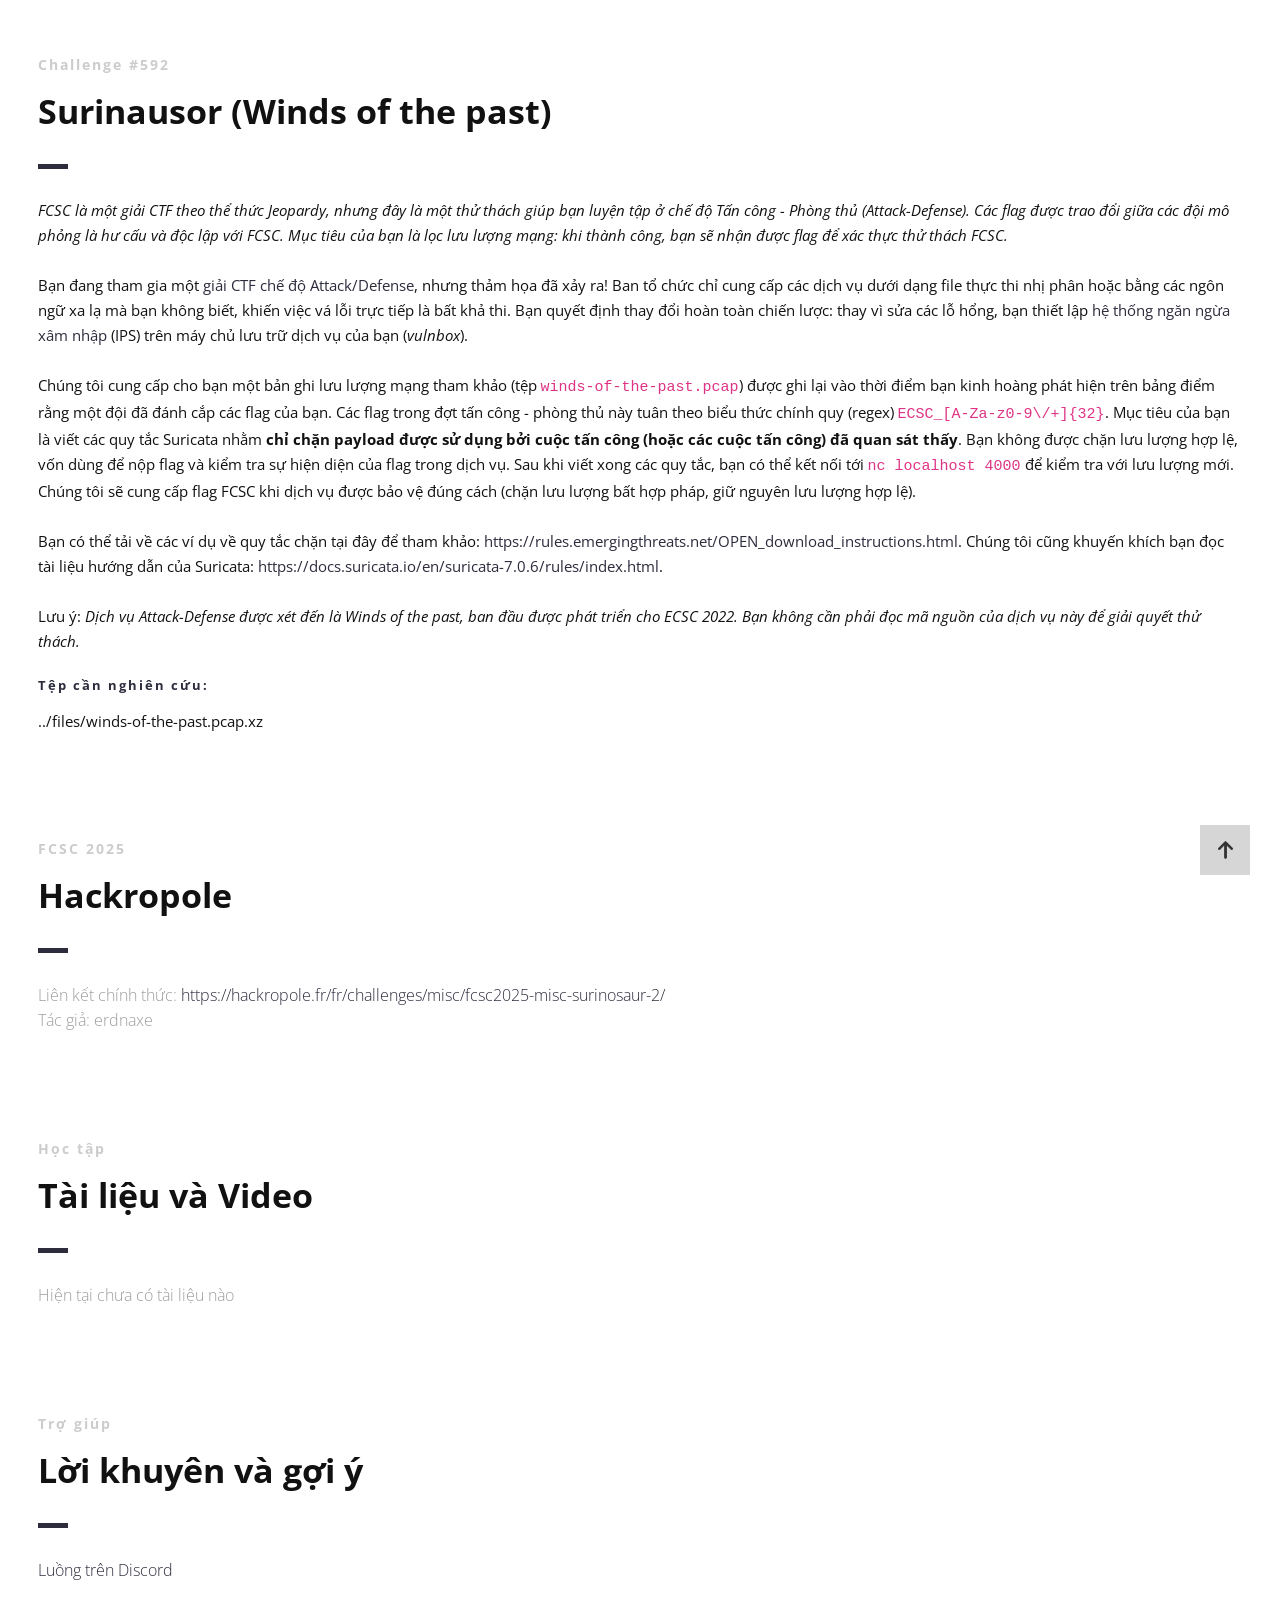
<file: presentation/index_vi.html>
<!DOCTYPE html>
<html>

<head lang="vi">
    <meta charset="UTF-8">
    <!--Page Title-->
    <title>Hack-Oeil - Les CTFs de Cyrhades</title>
    <!--Meta Keywords and Description-->
    <meta name="keywords" content="">
    <meta name="description" content="">
    <meta name="viewport" content="width=device-width, initial-scale=1.0, user-scalable=no" />
    <link rel="shortcut icon" href="./assets/images/favicon.ico" title="Favicon" />
    <link rel="stylesheet" href="./assets/css/style.css">
    <link href='https://fonts.googleapis.com/css?family=Open+Sans:400,300,600,700,800' rel='stylesheet' type='text/css'>
    <script src="./assets/js/highlight.min.js"></script>
    <script>
        document.addEventListener('DOMContentLoaded', () => {
            // Kiểm tra xem cửa sổ có nằm trong iframe không
            if (window.self !== window.top) {
                document.querySelectorAll('a').forEach((link) => {
                    link.addEventListener('click', (event) => {
                        const a = event.target.closest('a[href^="http"]');
                        if (a) {
                            event.preventDefault();
                            window.parent.postMessage({
                                type: "open-external",
                                url: a.href
                            }, "*");
                        }
                    });
                });
            }
            // Kích hoạt tô sáng cú pháp:
            if (window.hljs) {
                hljs.highlightAll();
            } else {
                console.error("Highlight.js chưa được tải!");
            }
        });
    </script>
</head>

<body>

    <div id="wrapper">
        <!--Main Content Area-->
        <main id="content">
            <!--Ctf-->
            <section class="ctf scrollto">
                <article class="row clearfix">
                    <div class="col-1">
                        <div class="section-heading">
                            <h3>Challenge #592</h3>
                            <h2 class="section-title">Surinausor (Winds of the past)</h2>
                            <p>
<em>FCSC là một giải CTF theo thể thức Jeopardy, nhưng đây là một thử thách giúp bạn luyện tập ở chế độ Tấn công - Phòng thủ (Attack-Defense).</em> <em>Các flag được trao đổi giữa các đội mô phỏng là hư cấu và độc lập với FCSC.</em> <em>Mục tiêu của bạn là lọc lưu lượng mạng: khi thành công, bạn sẽ nhận được flag để xác thực thử thách FCSC.</em>
<br /><br />
Bạn đang tham gia một <a href="https://2023.faustctf.net/information/attackdefense-for-beginners/">giải CTF chế độ Attack/Defense</a>, nhưng thảm họa đã xảy ra! Ban tổ chức chỉ cung cấp các dịch vụ dưới dạng file thực thi nhị phân hoặc bằng các ngôn ngữ xa lạ mà bạn không biết, khiến việc vá lỗi trực tiếp là bất khả thi. Bạn quyết định thay đổi hoàn toàn chiến lược: thay vì sửa các lỗ hổng, bạn thiết lập <a href="https://vi.wikipedia.org/wiki/H%E1%BB%87_th%E1%BB%91ng_ng%C4%83n_ng%E1%BB%ABa_x%C3%A2m_nh%E1%BA%ADp">hệ thống ngăn ngừa xâm nhập</a> (IPS) trên máy chủ lưu trữ dịch vụ của bạn (<em>vulnbox</em>).
<br /><br />
Chúng tôi cung cấp cho bạn một bản ghi lưu lượng mạng tham khảo (tệp <code>winds-of-the-past.pcap</code>) được ghi lại vào thời điểm bạn kinh hoàng phát hiện trên bảng điểm rằng một đội đã đánh cắp các flag của bạn. Các flag trong đợt tấn công - phòng thủ này tuân theo biểu thức chính quy (regex) <code>ECSC_[A-Za-z0-9\/+]{32}</code>. Mục tiêu của bạn là viết các quy tắc Suricata nhằm <strong>chỉ chặn payload được sử dụng bởi cuộc tấn công (hoặc các cuộc tấn công) đã quan sát thấy</strong>. Bạn không được chặn lưu lượng hợp lệ, vốn dùng để nộp flag và kiểm tra sự hiện diện của flag trong dịch vụ. Sau khi viết xong các quy tắc, bạn có thể kết nối tới <code>nc localhost 4000</code> để kiểm tra với lưu lượng mới. Chúng tôi sẽ cung cấp flag FCSC khi dịch vụ được bảo vệ đúng cách (chặn lưu lượng bất hợp pháp, giữ nguyên lưu lượng hợp lệ).
<br /><br />
Bạn có thể tải về các ví dụ về quy tắc chặn tại đây để tham khảo: <a href="https://rules.emergingthreats.net/OPEN_download_instructions.html">https://rules.emergingthreats.net/OPEN_download_instructions.html</a>. Chúng tôi cũng khuyến khích bạn đọc tài liệu hướng dẫn của Suricata: <a href="https://docs.suricata.io/en/suricata-7.0.6/rules/index.html">https://docs.suricata.io/en/suricata-7.0.6/rules/index.html</a>.
<br /><br />
Lưu ý: <em>Dịch vụ Attack-Defense được xét đến là Winds of the past, ban đầu được phát triển cho ECSC 2022. Bạn không cần phải đọc mã nguồn của dịch vụ này để giải quyết thử thách.</em>
                            </p>
                            <h4>Tệp cần nghiên cứu:</h4>
                            <p>../files/winds-of-the-past.pcap.xz</p>
                        </div>
                    </div>
                </article>

                <article class="row clearfix">
                    <div class="col-1">
                        <div class="section-heading">
                            <h3>FCSC 2025</h3>
                            <h2 class="section-title">Hackropole</h2>
                            <p class="section-subtitle">
                                Liên kết chính thức:
                                <a target="_blank" href="https://hackropole.fr/fr/challenges/misc/fcsc2025-misc-surinosaur-2/">https://hackropole.fr/fr/challenges/misc/fcsc2025-misc-surinosaur-2/</a>
                                <br />
                                Tác giả: erdnaxe
                            </p>
                        </div>
                    </div>
                </article>

                <article class="row clearfix">
                    <div class="col-1">
                        <div class="section-heading">
                            <h3>Học tập</h3>
                            <h2 class="section-title">Tài liệu và Video</h2>
                            <p class="section-subtitle">
                                Hiện tại chưa có tài liệu nào
                            </p>
                        </div>
                    </div>
                </article>

                <article class="row clearfix">
                    <div class="col-1">
                        <div class="section-heading">
                            <h3>Trợ giúp</h3>
                            <h2 class="section-title">Lời khuyên và gợi ý</h2>
                            <p class="section-subtitle">
                                <a target="_blank"
                                    href="https://discord.com/channels/1175764392307077120/1175764601716092948">Luồng
                                    trên Discord</a>
                            </p>
                        </div>
                    </div>
                </article>
            </section>
            <!--End of Ctf-->
        </main>
        <!--End Main Content Area-->

        <a id="scrollUp" href="#wrapper" style="position: fixed; z-index: 1000;"
            aria-label="Cuộn lên đầu trang" title="Cuộn lên đầu trang"></a>
    </div>
</body>

</html>
</file>
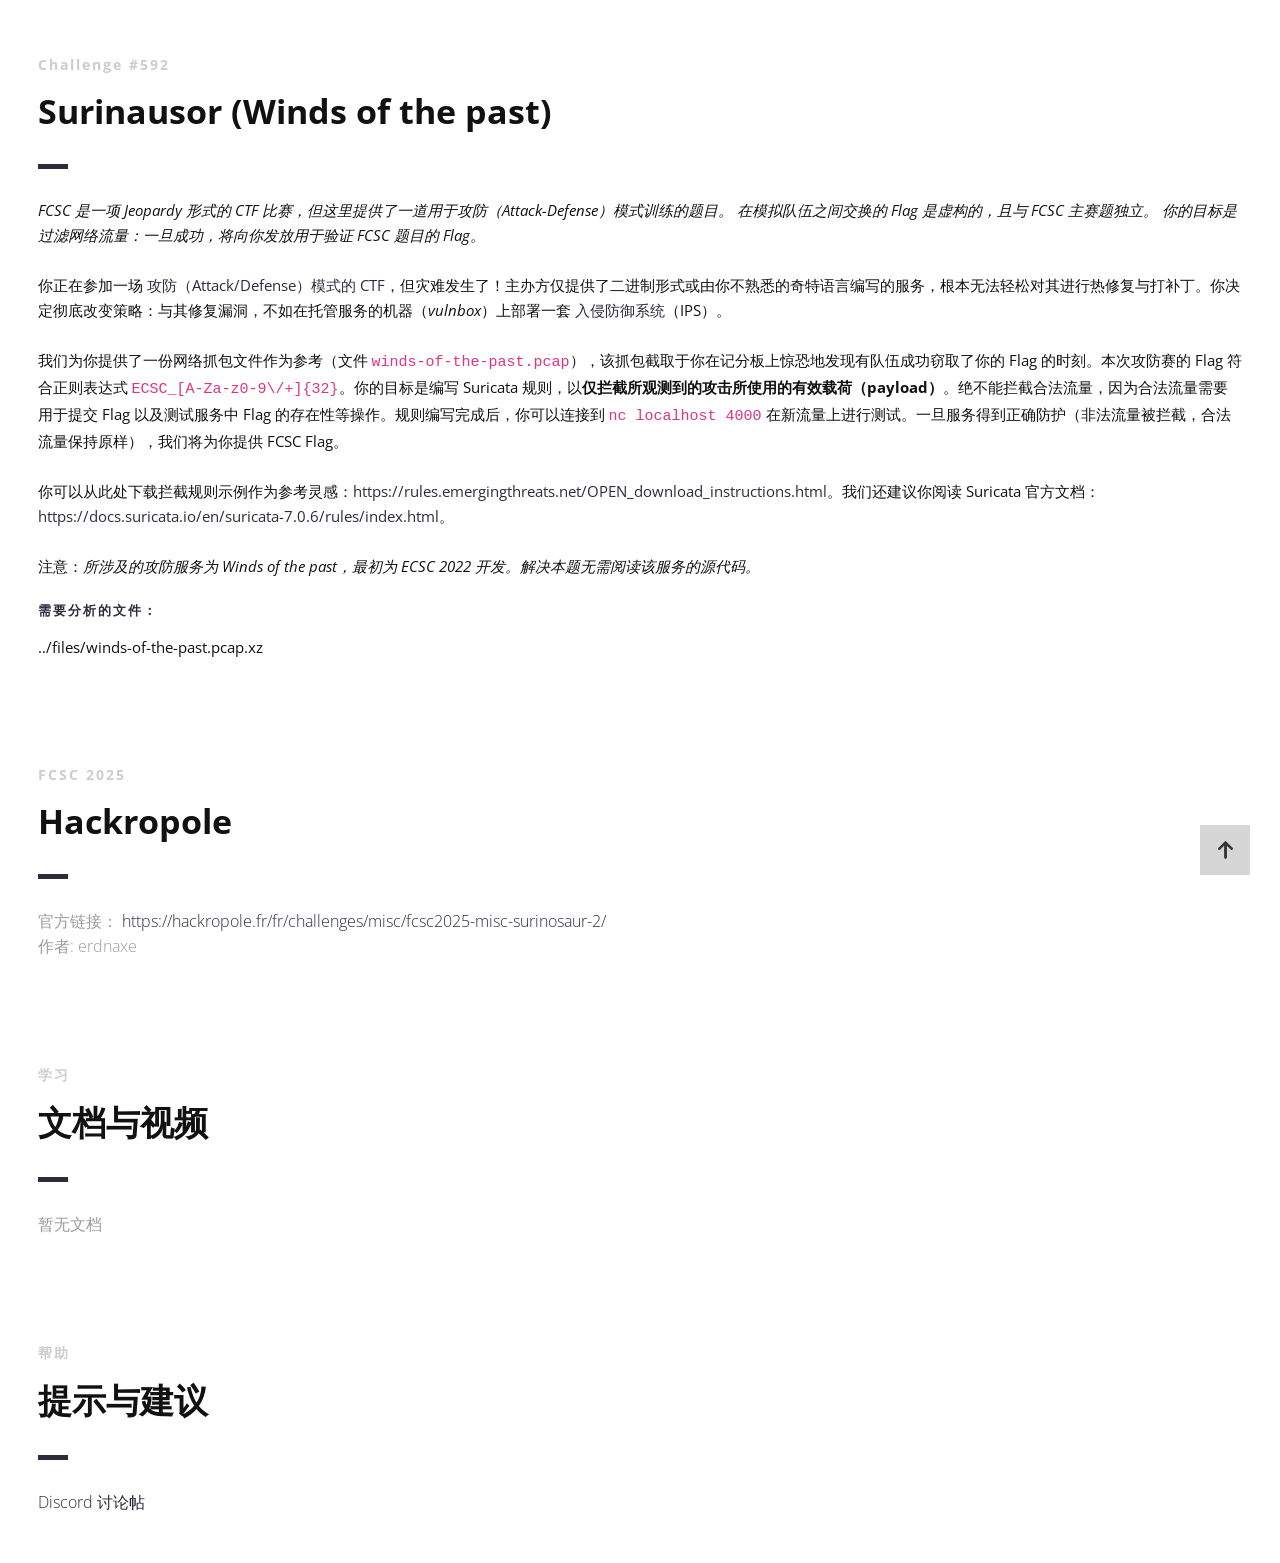
<file: presentation/index_zh.html>
<!DOCTYPE html>
<html>

<head lang="zh">
    <meta charset="UTF-8">
    <!--Page Title-->
    <title>Hack-Oeil - Les CTFs de Cyrhades</title>
    <!--Meta Keywords and Description-->
    <meta name="keywords" content="">
    <meta name="description" content="">
    <meta name="viewport" content="width=device-width, initial-scale=1.0, user-scalable=no" />
    <link rel="shortcut icon" href="./assets/images/favicon.ico" title="Favicon" />
    <link rel="stylesheet" href="./assets/css/style.css">
    <link href='https://fonts.googleapis.com/css?family=Open+Sans:400,300,600,700,800' rel='stylesheet' type='text/css'>
    <script src="./assets/js/highlight.min.js"></script>
    <script>
        document.addEventListener('DOMContentLoaded', () => {
            // 检查窗口是否在 iframe 中
            if (window.self !== window.top) {
                document.querySelectorAll('a').forEach((link) => {
                    link.addEventListener('click', (event) => {
                        const a = event.target.closest('a[href^="http"]');
                        if (a) {
                            event.preventDefault();
                            window.parent.postMessage({
                                type: "open-external",
                                url: a.href
                            }, "*");
                        }
                    });
                });
            }
            // 启用代码高亮：
            if (window.hljs) {
                hljs.highlightAll();
            } else {
                console.error("Highlight.js 未加载！");
            }
        });
    </script>
</head>

<body>

    <div id="wrapper">
        <!--Main Content Area-->
        <main id="content">
            <!--Ctf-->
            <section class="ctf scrollto">
                <article class="row clearfix">
                    <div class="col-1">
                        <div class="section-heading">
                            <h3>Challenge #592</h3>
                            <h2 class="section-title">Surinausor (Winds of the past)</h2>
                            <p>
<em>FCSC 是一项 Jeopardy 形式的 CTF 比赛，但这里提供了一道用于攻防（Attack-Defense）模式训练的题目。</em> <em>在模拟队伍之间交换的 Flag 是虚构的，且与 FCSC 主赛题独立。</em> <em>你的目标是过滤网络流量：一旦成功，将向你发放用于验证 FCSC 题目的 Flag。</em>
<br /><br />
你正在参加一场 <a href="https://2023.faustctf.net/information/attackdefense-for-beginners/">攻防（Attack/Defense）模式的 CTF</a>，但灾难发生了！主办方仅提供了二进制形式或由你不熟悉的奇特语言编写的服务，根本无法轻松对其进行热修复与打补丁。你决定彻底改变策略：与其修复漏洞，不如在托管服务的机器（<em>vulnbox</em>）上部署一套 <a href="https://zh.wikipedia.org/wiki/%E5%85%A5%E4%BE%B5%E9%98%B2%E5%BE%A1%E7%B3%BB%E7%BB%9F">入侵防御系统</a>（IPS）。
<br /><br />
我们为你提供了一份网络抓包文件作为参考（文件 <code>winds-of-the-past.pcap</code>），该抓包截取于你在记分板上惊恐地发现有队伍成功窃取了你的 Flag 的时刻。本次攻防赛的 Flag 符合正则表达式 <code>ECSC_[A-Za-z0-9\/+]{32}</code>。你的目标是编写 Suricata 规则，以<strong>仅拦截所观测到的攻击所使用的有效载荷（payload）</strong>。绝不能拦截合法流量，因为合法流量需要用于提交 Flag 以及测试服务中 Flag 的存在性等操作。规则编写完成后，你可以连接到 <code>nc localhost 4000</code> 在新流量上进行测试。一旦服务得到正确防护（非法流量被拦截，合法流量保持原样），我们将为你提供 FCSC Flag。
<br /><br />
你可以从此处下载拦截规则示例作为参考灵感：<a href="https://rules.emergingthreats.net/OPEN_download_instructions.html">https://rules.emergingthreats.net/OPEN_download_instructions.html</a>。我们还建议你阅读 Suricata 官方文档：<a href="https://docs.suricata.io/en/suricata-7.0.6/rules/index.html">https://docs.suricata.io/en/suricata-7.0.6/rules/index.html</a>。
<br /><br />
注意：<em>所涉及的攻防服务为 Winds of the past，最初为 ECSC 2022 开发。解决本题无需阅读该服务的源代码。</em>
                            </p>
                            <h4>需要分析的文件：</h4>
                            <p>../files/winds-of-the-past.pcap.xz</p>
                        </div>
                    </div>
                </article>

                <article class="row clearfix">
                    <div class="col-1">
                        <div class="section-heading">
                            <h3>FCSC 2025</h3>
                            <h2 class="section-title">Hackropole</h2>
                            <p class="section-subtitle">
                                官方链接：
                                <a target="_blank" href="https://hackropole.fr/fr/challenges/misc/fcsc2025-misc-surinosaur-2/">https://hackropole.fr/fr/challenges/misc/fcsc2025-misc-surinosaur-2/</a>
                                <br />
                                作者: erdnaxe
                            </p>
                        </div>
                    </div>
                </article>

                <article class="row clearfix">
                    <div class="col-1">
                        <div class="section-heading">
                            <h3>学习</h3>
                            <h2 class="section-title">文档与视频</h2>
                            <p class="section-subtitle">
                                暂无文档
                            </p>
                        </div>
                    </div>
                </article>

                <article class="row clearfix">
                    <div class="col-1">
                        <div class="section-heading">
                            <h3>帮助</h3>
                            <h2 class="section-title">提示与建议</h2>
                            <p class="section-subtitle">
                                <a target="_blank"
                                    href="https://discord.com/channels/1175764392307077120/1175764601716092948">Discord
                                    讨论帖</a>
                            </p>
                        </div>
                    </div>
                </article>
            </section>
            <!--End of Ctf-->
        </main>
        <!--End Main Content Area-->

        <a id="scrollUp" href="#wrapper" style="position: fixed; z-index: 1000;"
            aria-label="回到顶部" title="回到顶部"></a>
    </div>
</body>

</html>
</file>
<file: presentation/assets/css/style.css>
*,
*:before,
*:after {
    -webkit-box-sizing: border-box;
    -moz-box-sizing: border-box;
    box-sizing: border-box;
}

body,
div,
dl,
dt,
dd,
ul,
ol,
li,
h1,
h2,
h3,
h4,
h5,
h6,
pre,
form,
blockquote,
th,
td {
    margin: 0;
    padding: 0;
    direction: ltr;
}

/* RTL Support for Arabic */
html[dir="rtl"] body,
html[dir="rtl"] div,
html[dir="rtl"] dl,
html[dir="rtl"] dt,
html[dir="rtl"] dd,
html[dir="rtl"] ul,
html[dir="rtl"] ol,
html[dir="rtl"] li,
html[dir="rtl"] h1,
html[dir="rtl"] h2,
html[dir="rtl"] h3,
html[dir="rtl"] h4,
html[dir="rtl"] h5,
html[dir="rtl"] h6,
html[dir="rtl"] pre,
html[dir="rtl"] form,
html[dir="rtl"] blockquote,
html[dir="rtl"] th,
html[dir="rtl"] td,
html[dir="rtl"] p,
html[dir="rtl"] section,
html[dir="rtl"] article {
    direction: rtl !important;
    text-align: right !important;
}

html[dir="rtl"] [class*='col-'] {
    float: right;
}

body {
    margin: 0;
    padding: 0;
    -webkit-font-smoothing: antialiased;
    overflow-x: hidden;
}

p {
    line-height: 25px;
}

code:not([class*="language"]) {
    color: #DE3384;
}

pre {
    width: 600px;
    max-width: 100%;
    overflow-x: auto;
    white-space: pre;
    background: #eee;
    padding: 10px;
    border-radius: 8px;
}

.row img {
    height: auto;
    max-width: 100%;
}

a {
    text-decoration: none;
    line-height: inherit;
    -webkit-transition: opacity 0.3s ease-out;
    -moz-transition: opacity 0.3s ease-out;
    -o-transition: opacity 0.3s ease-out;
    transition: opacity 0.3s ease-out;
}

iframe {
    border: 0 !important;
}

section {
    clear: both;
    overflow: hidden;
}

.row {
    max-width: 1245px;
    margin: 0 auto;
    padding: 25px 0 0 0;
    position: relative;
}

.no-padding-bottom .row,
.no-padding-bottom div,
.no-padding-bottom.row {
    padding-bottom: 0;
}

.no-padding-top.row,
.no-padding-top div {
    padding-top: 0;
}

.big-padding-top {
    padding-top: 75px !important;
}

.big-padding-bottom {
    padding-bottom: 85px !important;
}

[class*='col-'] {
    float: left;
    padding: 20px;
}

.clearfix:after {
    content: "";
    display: table;
    clear: both;
}

h1 {
    padding: 20px 0;
}

h2 {
    padding: 14px 0;
}

h3 {
    padding: 10px 0;
}

h4 {
    padding: 7px 0;
}

h5 {
    padding: 7px 0;
}

h6 {
    padding: 7px 0;
}

.text-left {
    text-align: left;
}

.text-center {
    text-align: center;
}

.text-right {
    text-align: right;
}

.section-heading {
    padding: 0 0 15px 0;
}

.section-subtitle {
    font-size: 18px;
    padding-top: 0;
}

.section-heading h3 {
    font-size: 14px;
    font-weight: bold;
    color: #ccc;
    letter-spacing: 2px;
    padding-bottom: 0;
}

.section-heading h4 {
    font-size: 13px;
    font-weight: bold;
    color: #2C2C3D;
    letter-spacing: 2px;
    padding-bottom: 0;
}

#scrollUp {
    bottom: 15px;
    right: 30px;
    width: 50px;
    height: 50px;
    margin-bottom: 10px;
    padding: 0 5px 20px 5px;
    background: #ccc;
    background-size: 30%;
    background-repeat: no-repeat;
    background-image: url('../images/arrow-up.png');
    background-position: center;
    -webkit-transition: margin-bottom 150ms linear;
    -moz-transition: margin-bottom 150ms linear;
    -o-transition: margin-bottom 150ms linear;
    transition: margin-bottom 150ms linear;
    opacity: 0.8;
}

#scrollUp:hover {
    margin-bottom: 25px;
}

.section-subtitle img {
    height: 32px;
    width: auto;
    vertical-align: middle;
}

.section-subtitle img.capture {
    width: 100%;
    height: auto;
    vertical-align: middle;
}

body {
    background: #fff;
}

a,
.la-ball-triangle-path {
    color: #2C2C3D;
}

a:hover,
#header.nav-solid nav a:hover {
    color: #2C2C3D;
}

.icon i {
    color: #2C2C3D;
}

#banner .section-heading:before,
.testimonial.classic footer:before {
    background: #2C2C3D;
}

.pricing-block-content:hover {
    border-color: #2C2C3D;
}

#header nav a,
#header i {
    color: #111;
}

#header.nav-solid,
#header.nav-solid a,
#header.nav-solid i,
#nav-mobile ul li a {
    color: #333;
}

#header.nav-solid .active {
    color: #2C2C3D;
    border-color: #2C2C3D;
}

.primary-color,
.featured .pricing {
    background-color: #2C2C3D;
}

.primary-color,
.primary-color .section-title,
.primary-color .section-subtitle,
.featured .pricing,
.featured .pricing p {
    color: #fff;
}

.section-heading h2:after {
    background: #2C2C3D;
    content: "";
    display: block;
    width: 30px;
    height: 5px;
    margin-top: 30px;
}

.text-center .section-heading h2:after {
    margin: 30px auto 25px auto;
}

.primary-color .icon i,
.primary-color i {
    color: #fff;
}

.secondary-color {
    background-color: #f5f5f5;
}

#banner {
    background: url("../images/banner-image-1.jpg") no-repeat center top;
    background-size: cover;
}

body {
    font-family: 'Open Sans', sans-serif, Arial, Helvetica;
    font-size: 15px;
    font-weight: normal;
    color: #111;
}

#banner h1 {
    font-family: 'Open Sans', sans-serif, Arial, Helvetica;
    font-size: 62px;
    line-height: 60px;
    font-weight: 800;
    color: #111;
}

#banner h2 {
    font-family: 'Open Sans', sans-serif, Arial, Helvetica;
    font-size: 18px;
    font-weight: 300;
    color: #111;
}

.section-title {
    font-family: 'Open Sans', sans-serif, Arial, Helvetica;
    font-size: 34px;
    font-weight: 700;
    color: #111;
}

.section-subtitle {
    font-family: 'Open Sans', sans-serif, Arial, Helvetica;
    font-size: 16px;
    font-weight: 300;
    color: #9c9c9c;
}

.testimonial q {
    font-family: 'Open Sans', sans-serif, Arial, Helvetica;
    font-size: 17px;
    font-weight: 300;
}

.testimonial.classic q,
.testimonial.classic footer {
    color: #111;
}

h1 {
    font-family: 'Open Sans', sans-serif, Arial, Helvetica;
    font-size: 40px;
    font-weight: 300;
    color: #111;
}

h2 {
    font-family: 'Open Sans', sans-serif, Arial, Helvetica;
    font-size: 34px;
    font-weight: 300;
    color: #111;
}

h3 {
    font-family: 'Open Sans', sans-serif, Arial, Helvetica;
    font-size: 30px;
    font-weight: 700;
    color: #111;
}

h4 {
    font-family: 'Open Sans', sans-serif, Arial, Helvetica;
    font-size: 18px;
    font-weight: 400;
    color: #111;
}

h5 {
    font-family: 'Open Sans', sans-serif, Arial, Helvetica;
    font-size: 16px;
    font-weight: 400;
    color: #111;
}

h6 {
    font-family: 'Open Sans', sans-serif, Arial, Helvetica;
    font-size: 14px;
    font-weight: 400;
    color: #111;
}

.button,
input[type="submit"] {
    font-family: 'Open Sans', sans-serif, Arial, Helvetica;
    font-size: 14px;
    font-weight: bold;
    color: #111;
}

.button,
input[type="submit"] {
    border-color: #111;
}

.button:hover,
input[type="submit"]:hover {
    border-color: #2C2C3D;
    color: #2C2C3D;
}

#banner .button {
    font-family: 'Open Sans', sans-serif, Arial, Helvetica;
    font-size: 16px;
    color: #111;
}

#banner .button {
    border-color: #111;
}

#banner .button:hover {
    color: #2C2C3D;
    border-color: #2C2C3D;
}

#landing-footer,
#landing-footer p,
#landing-footer a {
    font-family: 'Open Sans', sans-serif, Arial, Helvetica;
    font-size: 12px;
    font-weight: normal;
    color: #999;
}

#landing-footer i {
    color: #999;
}
</file>
